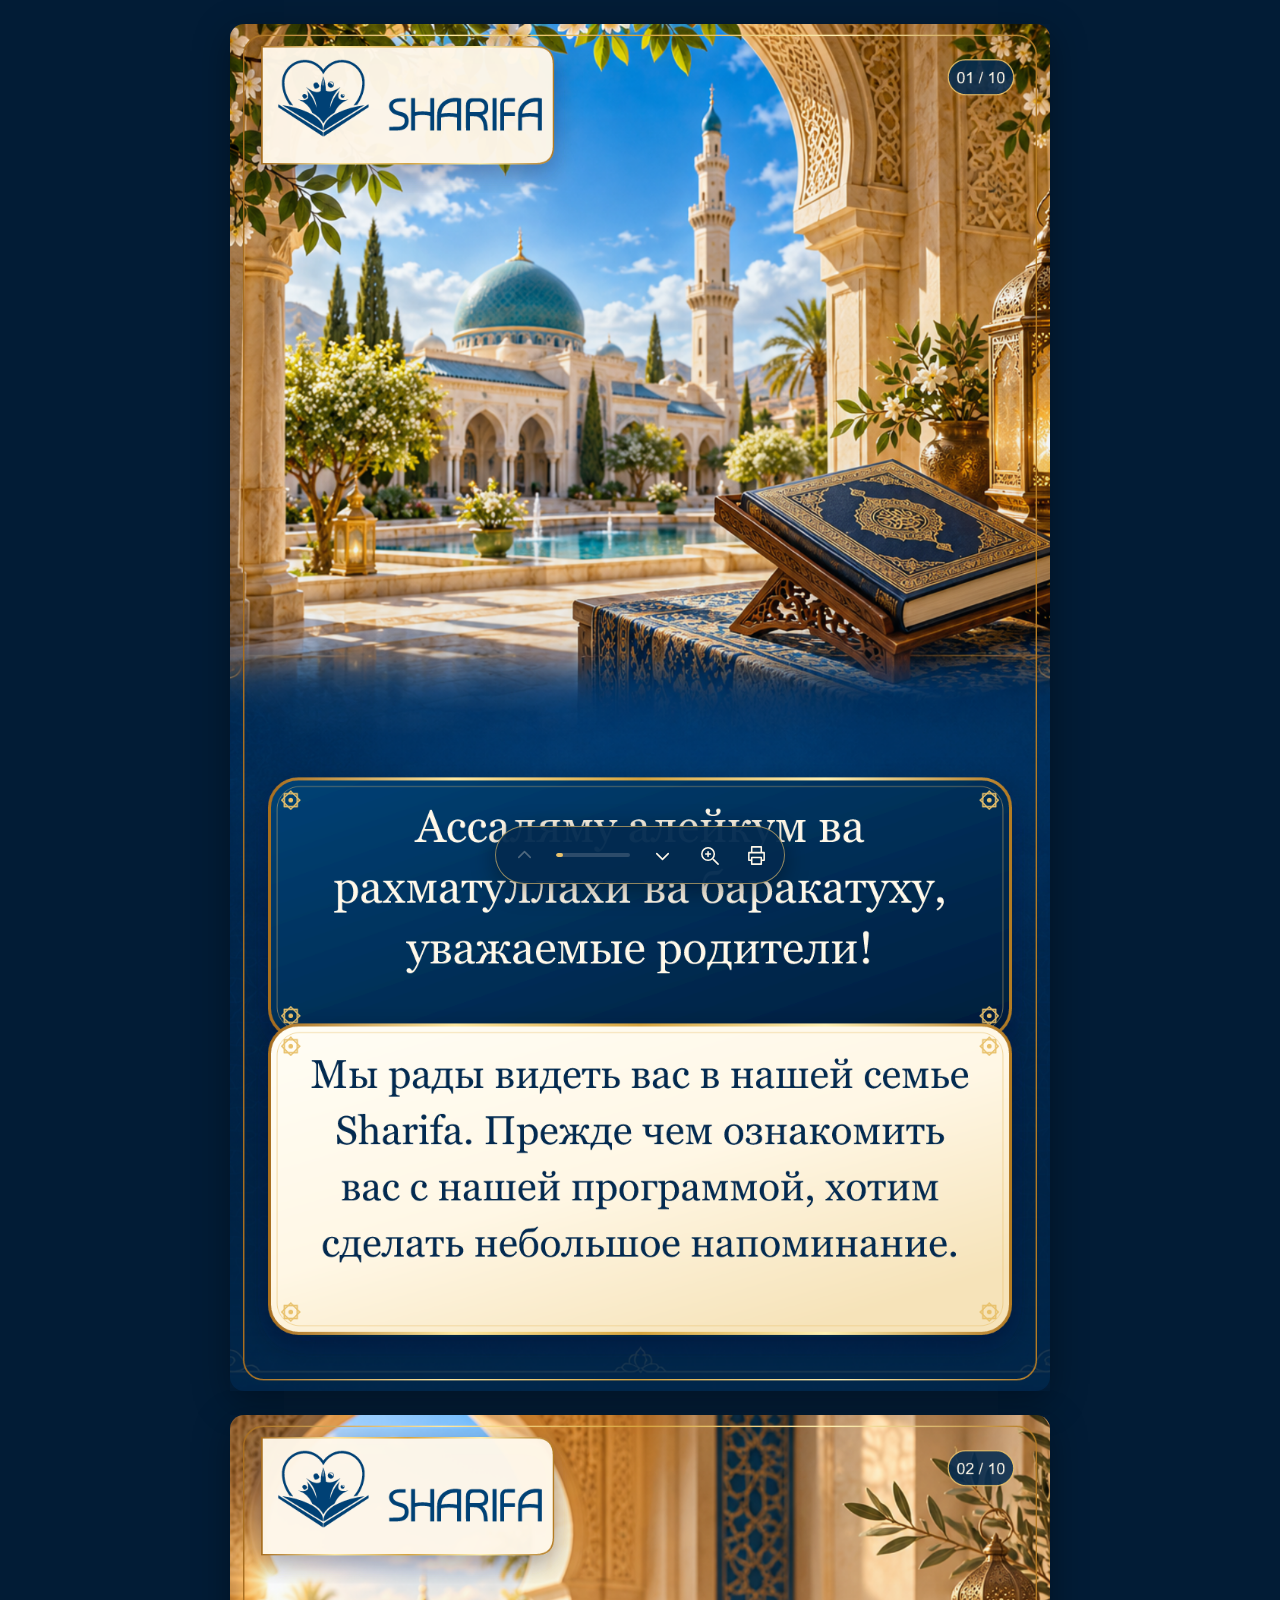
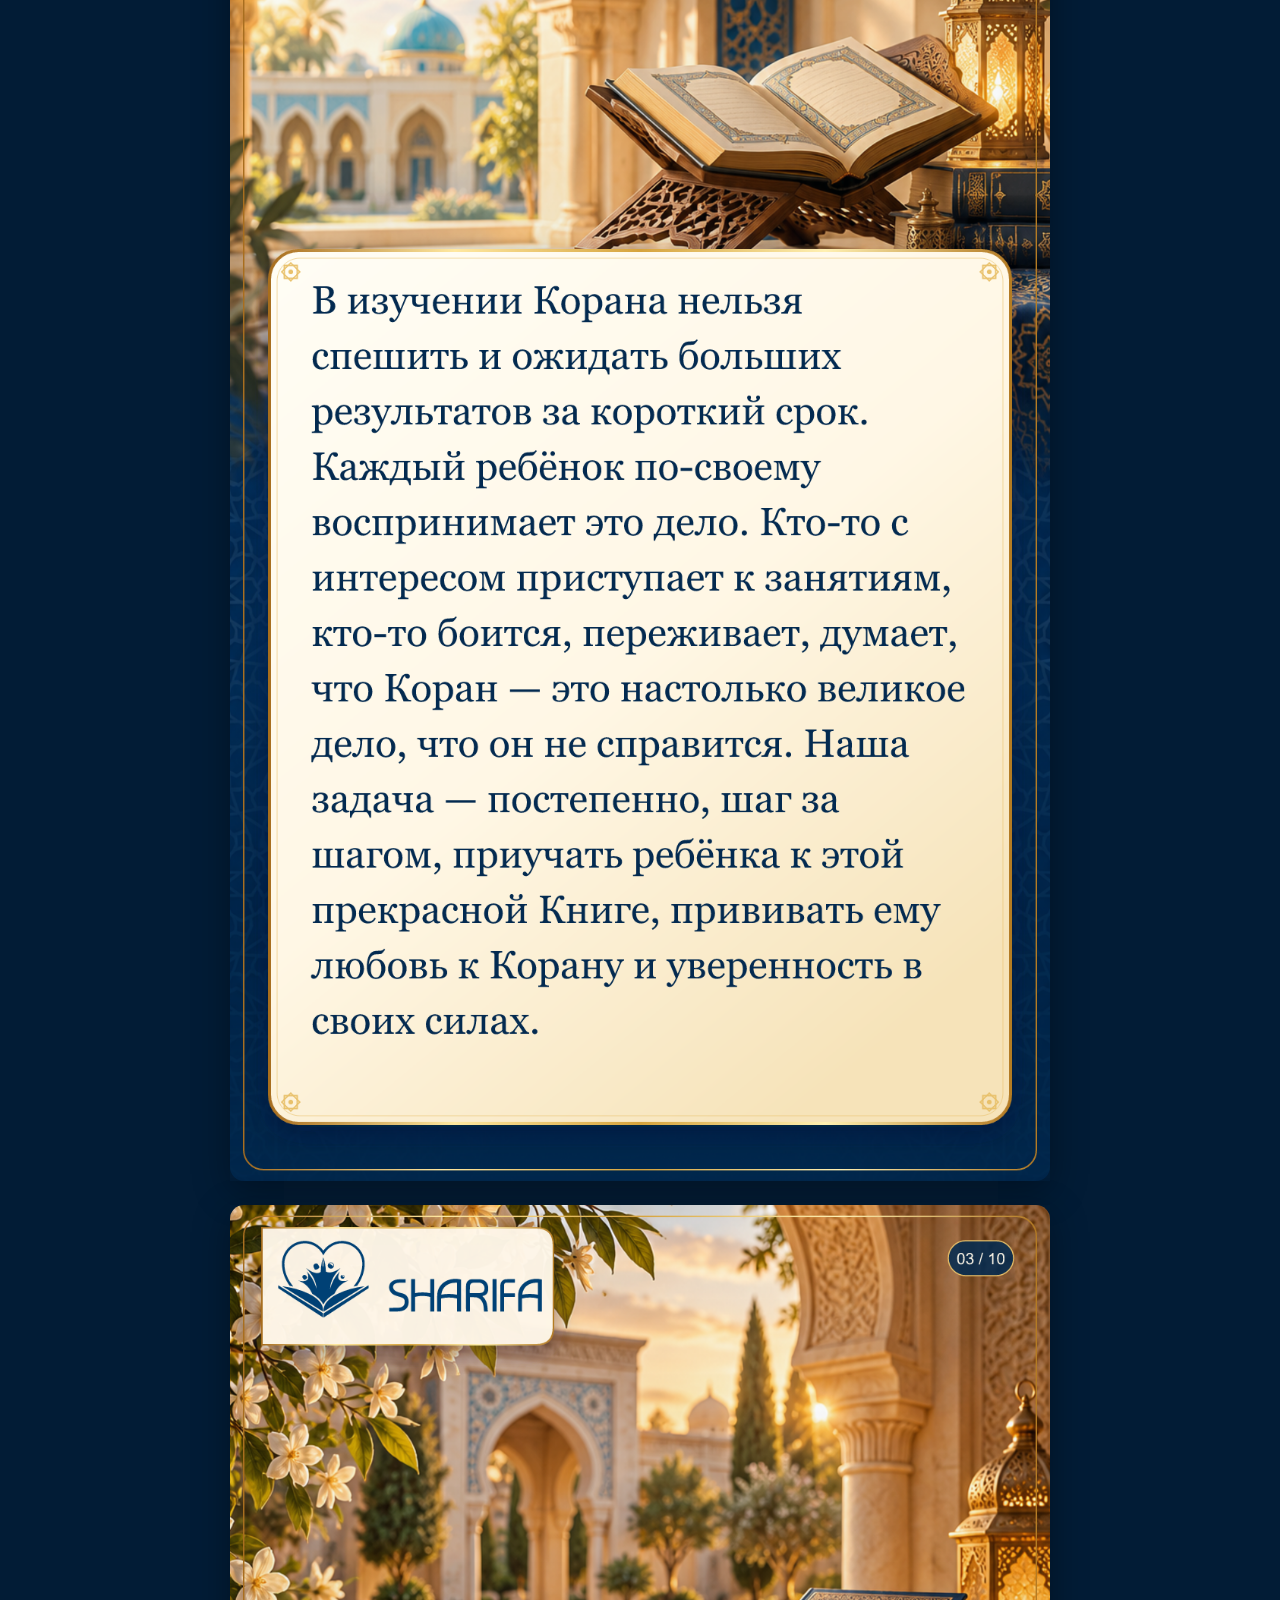
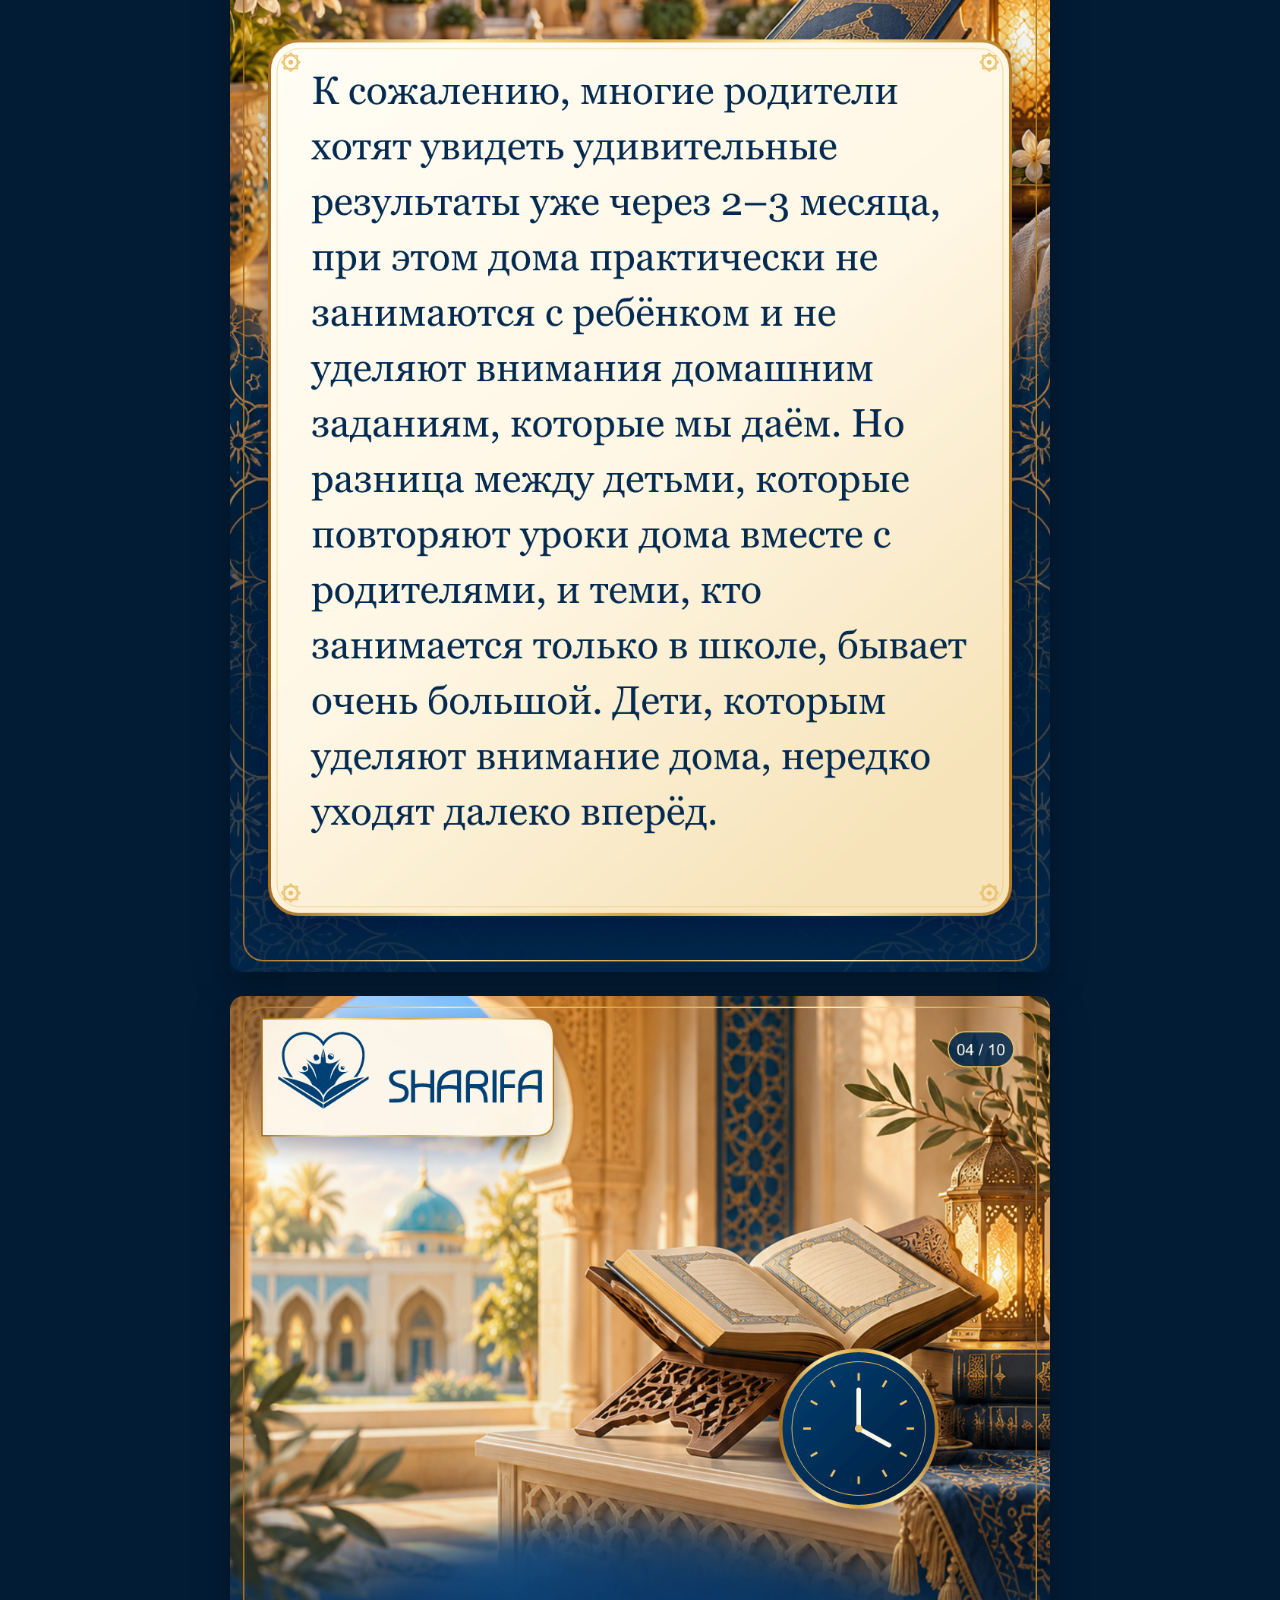
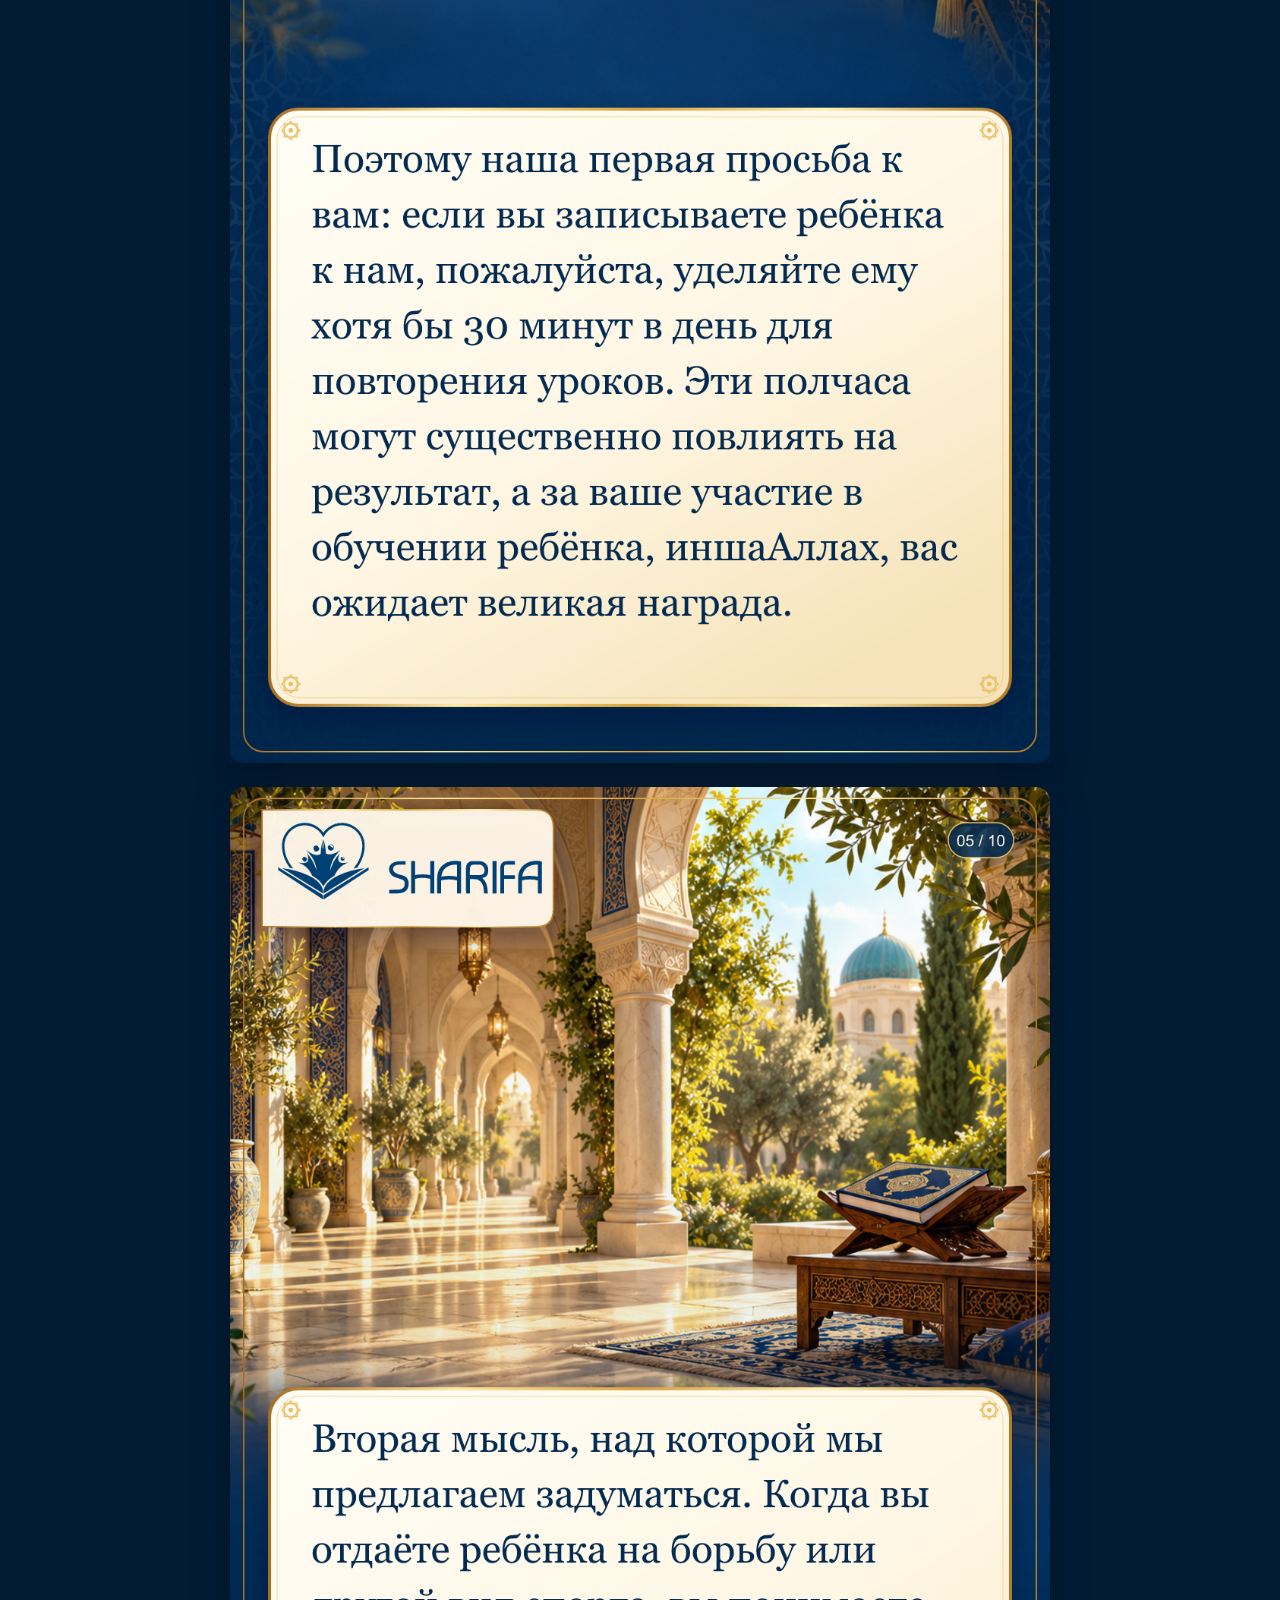
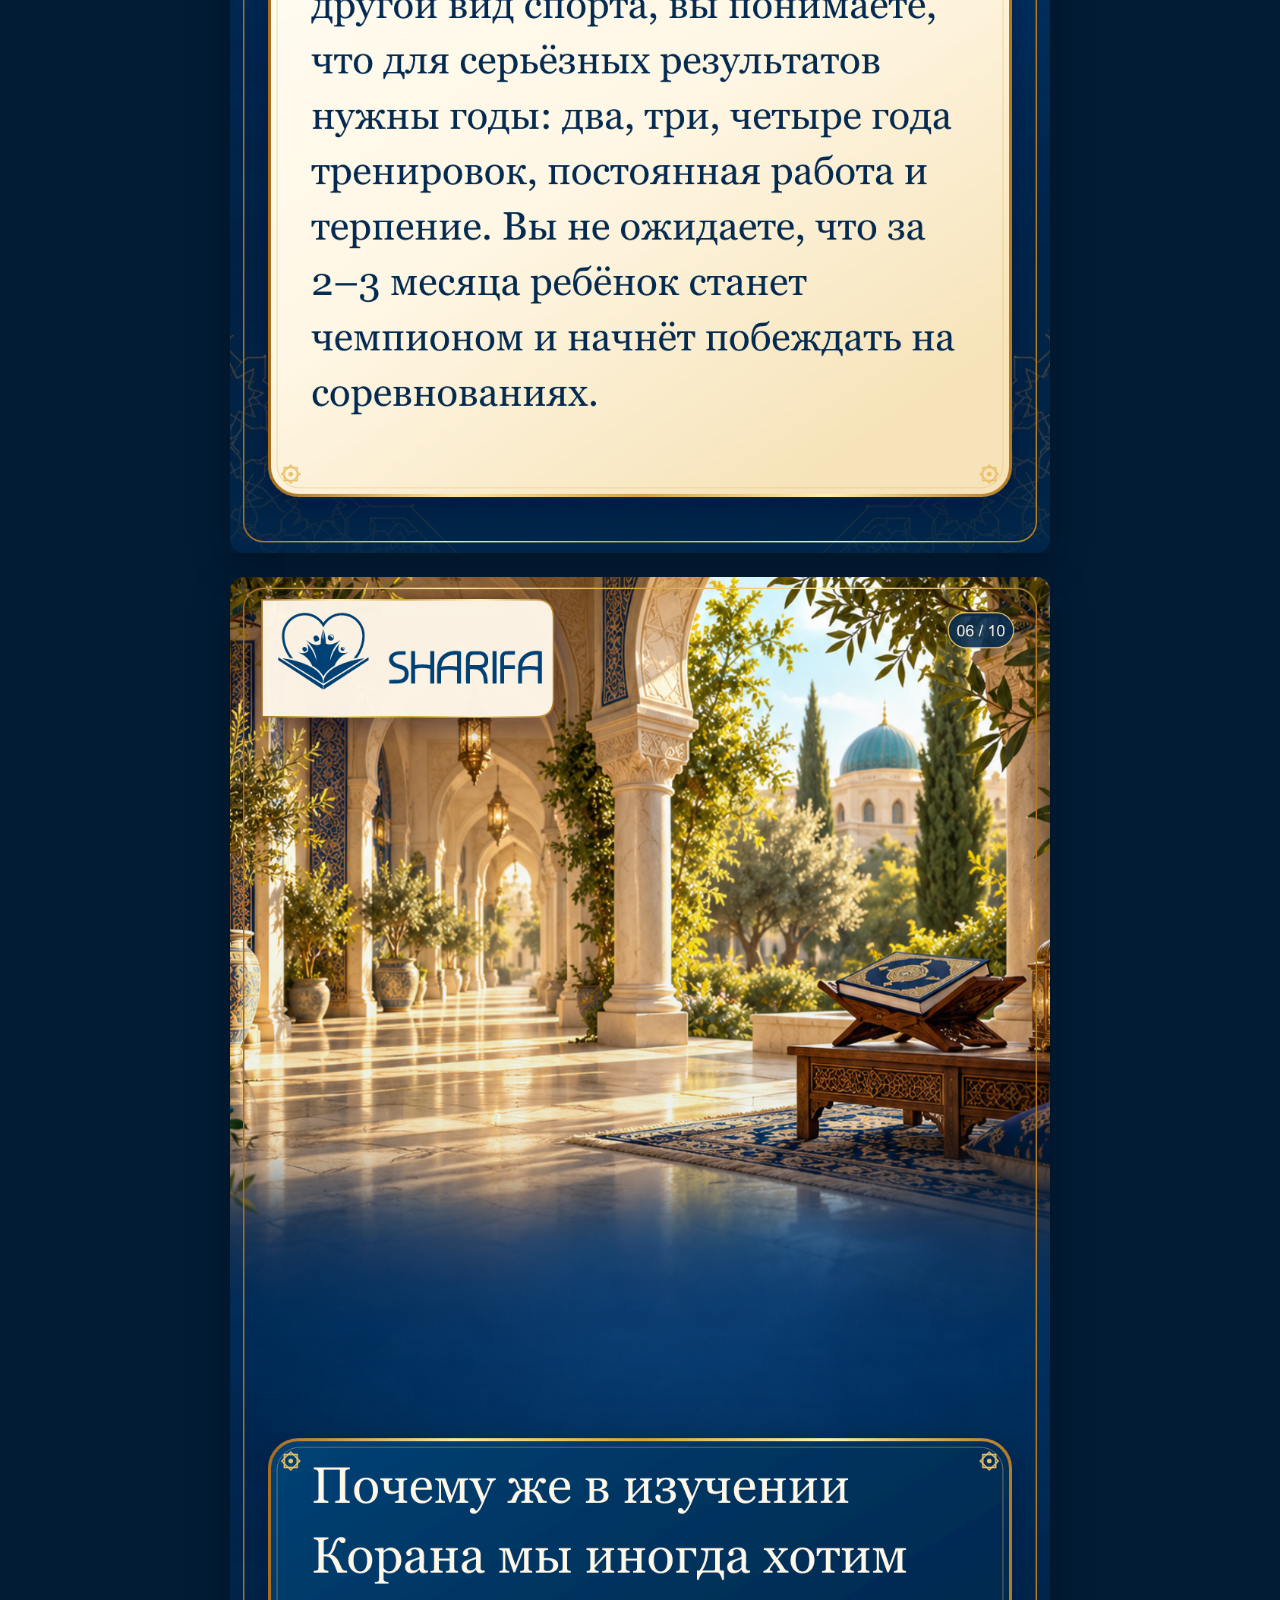
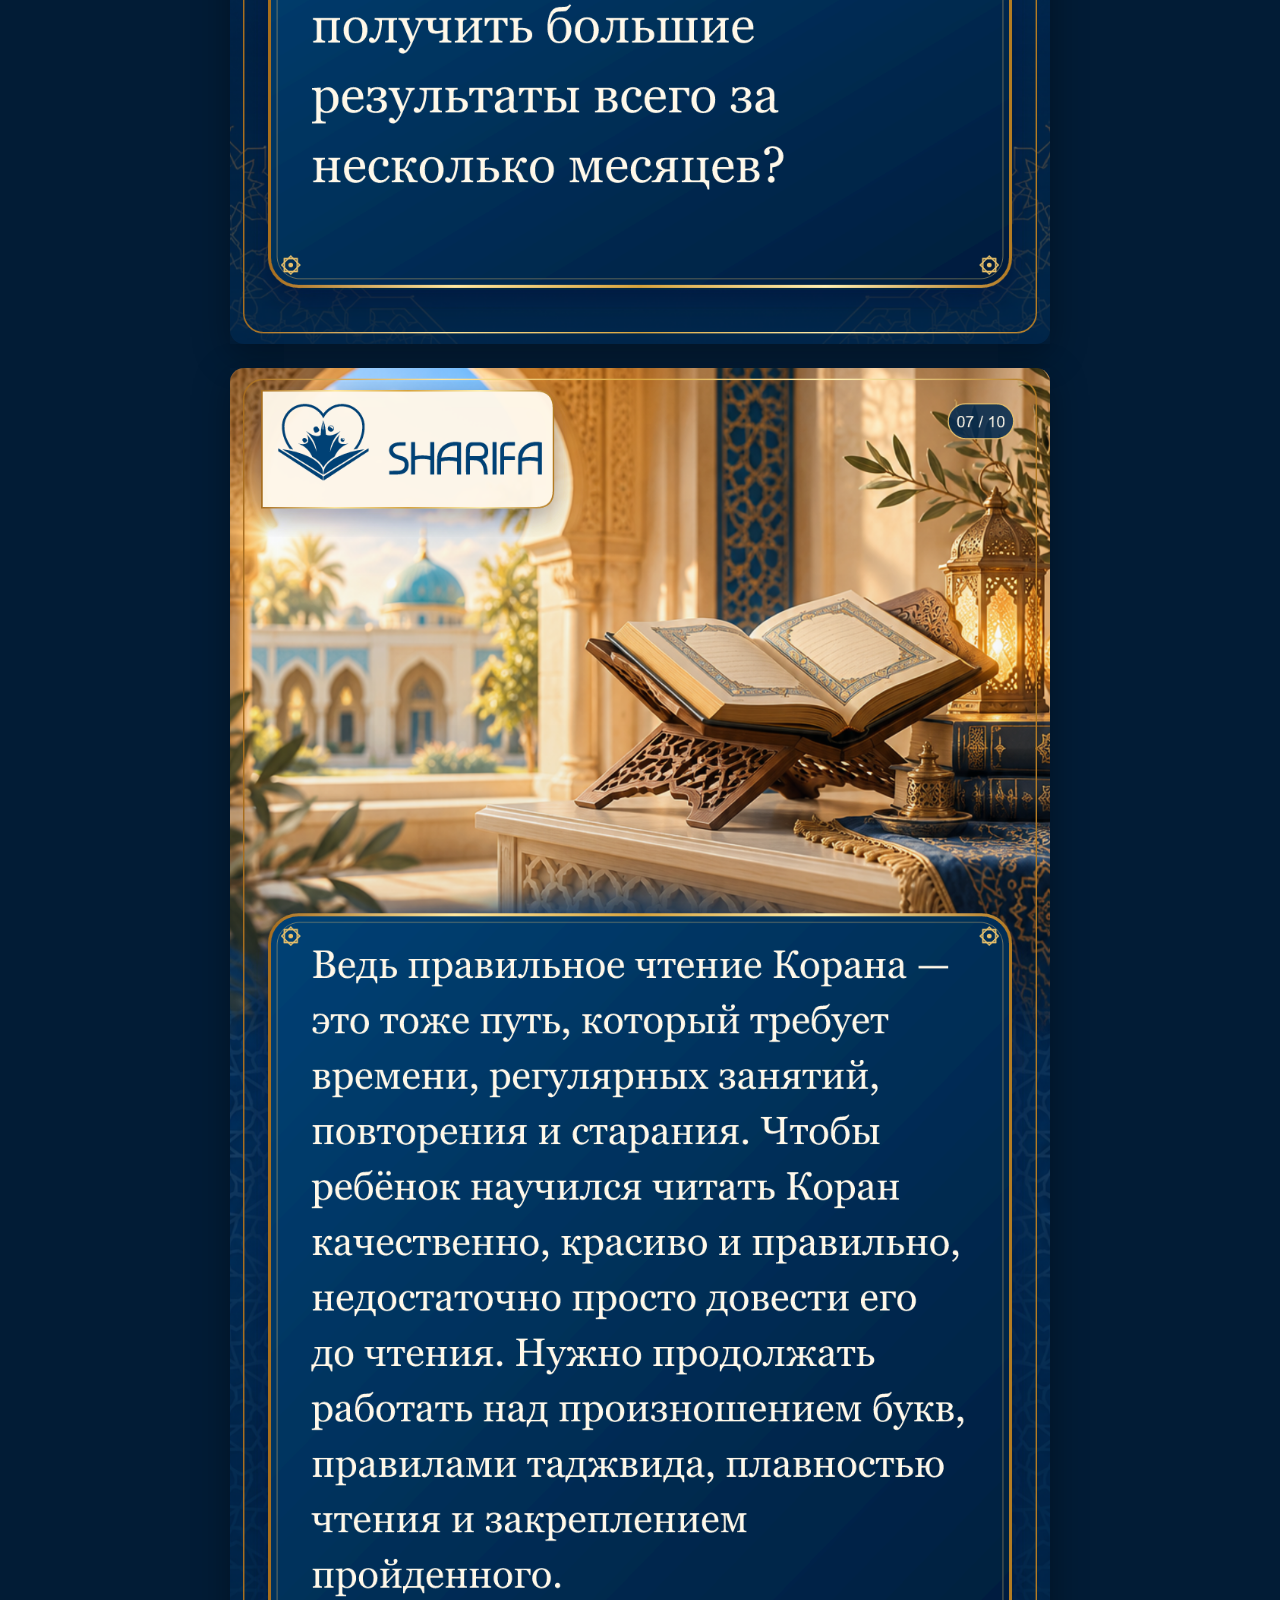
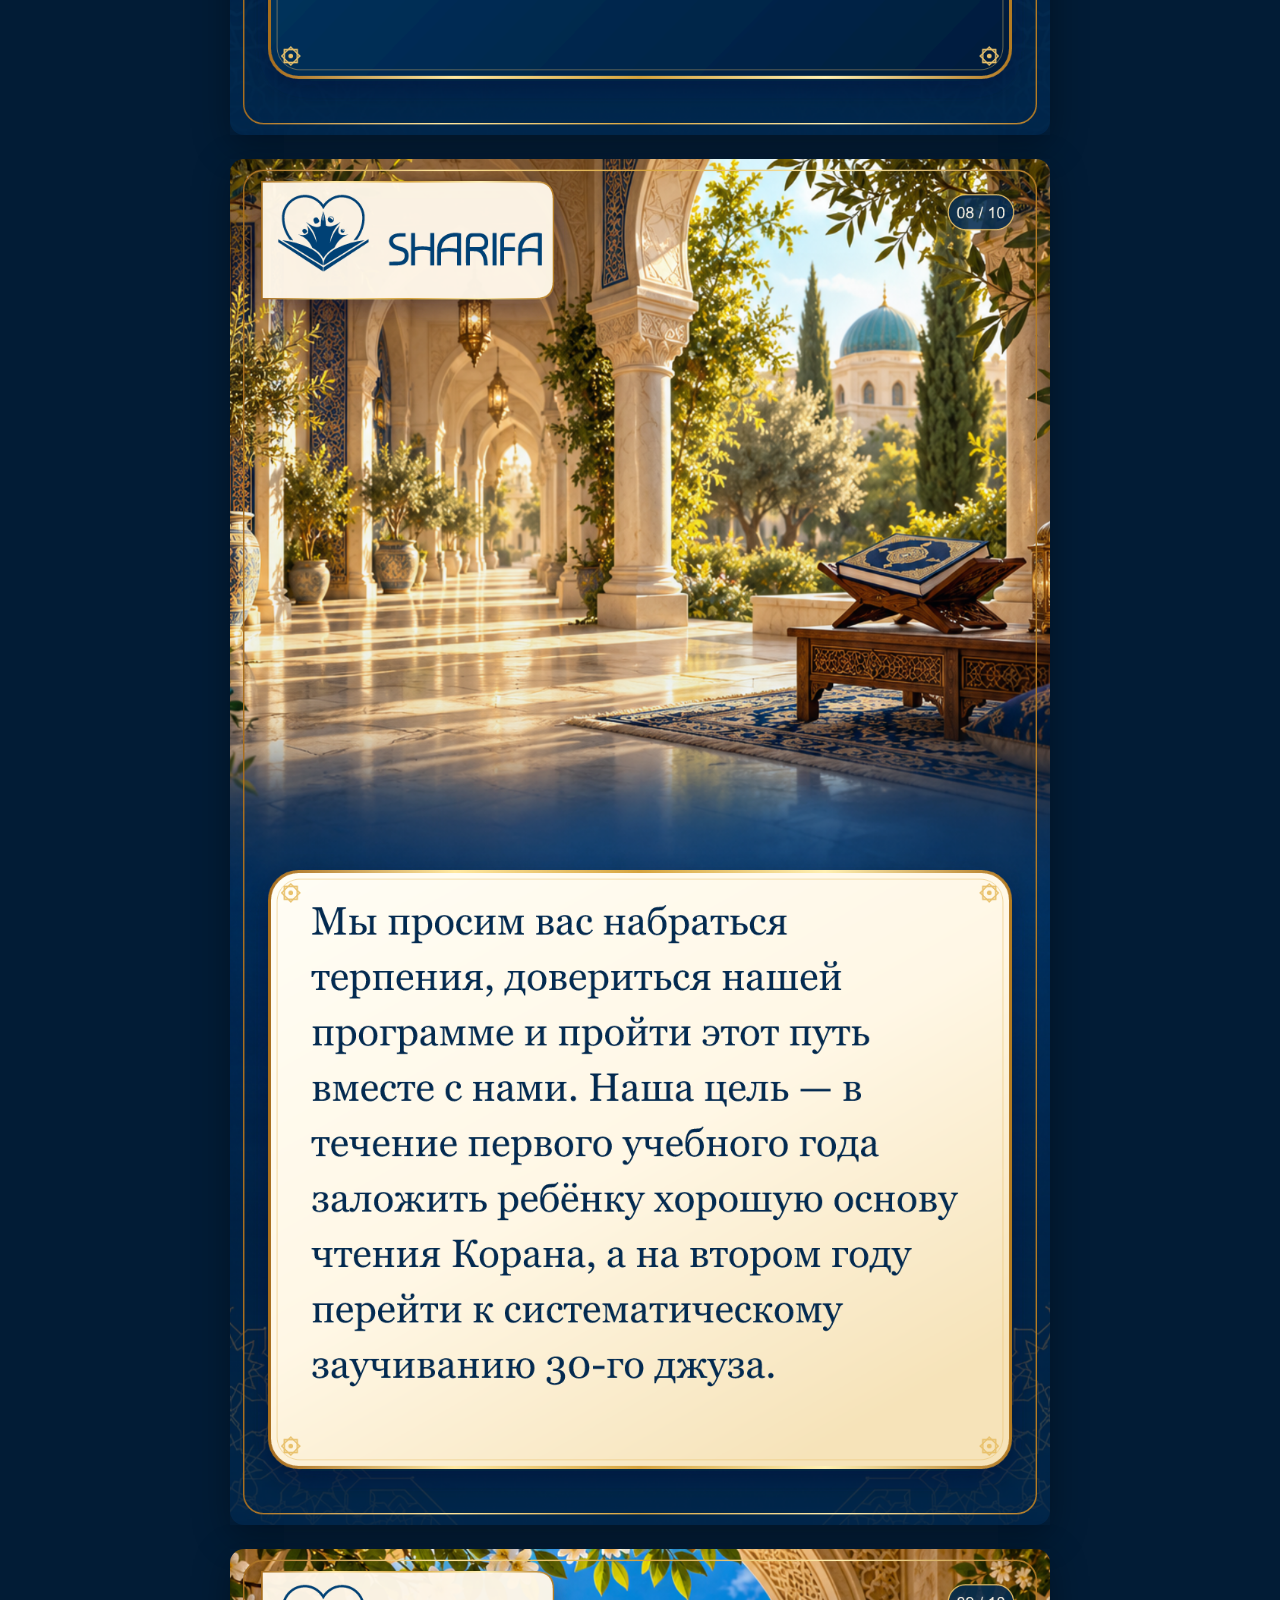
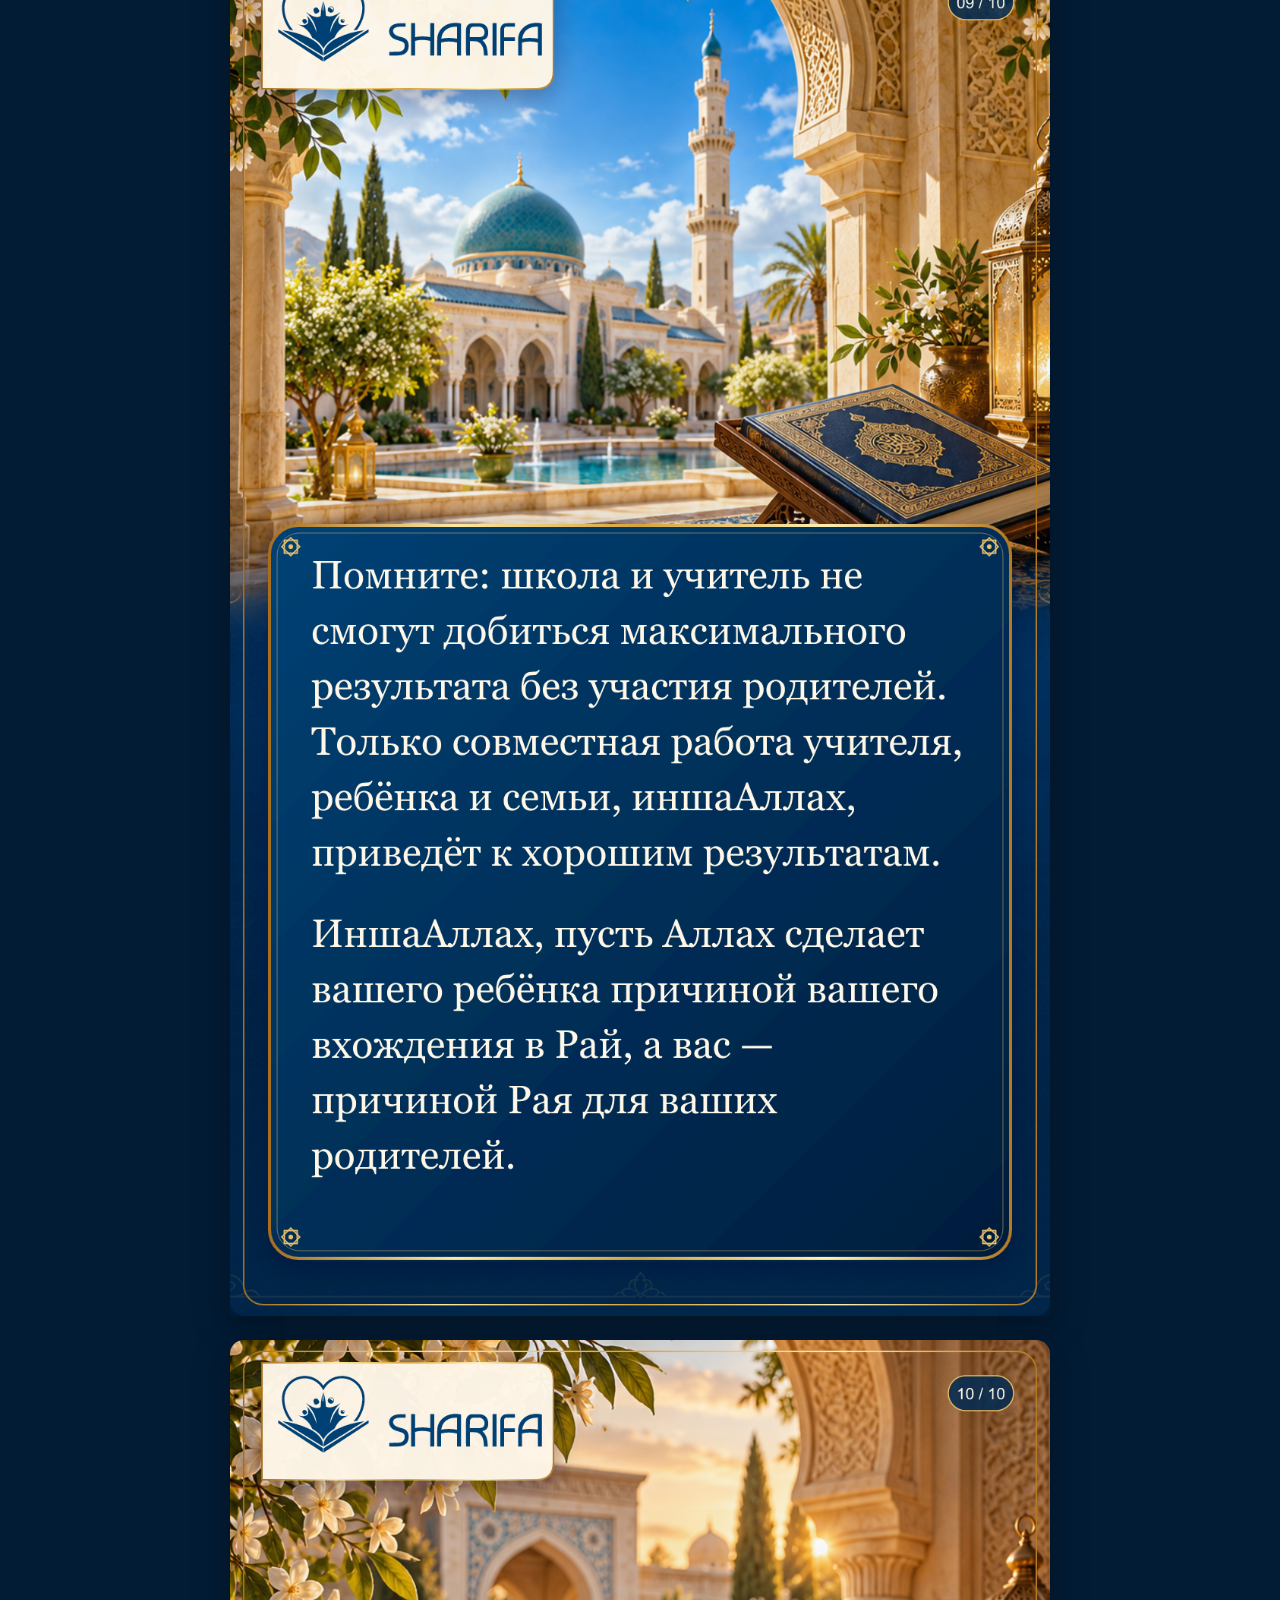
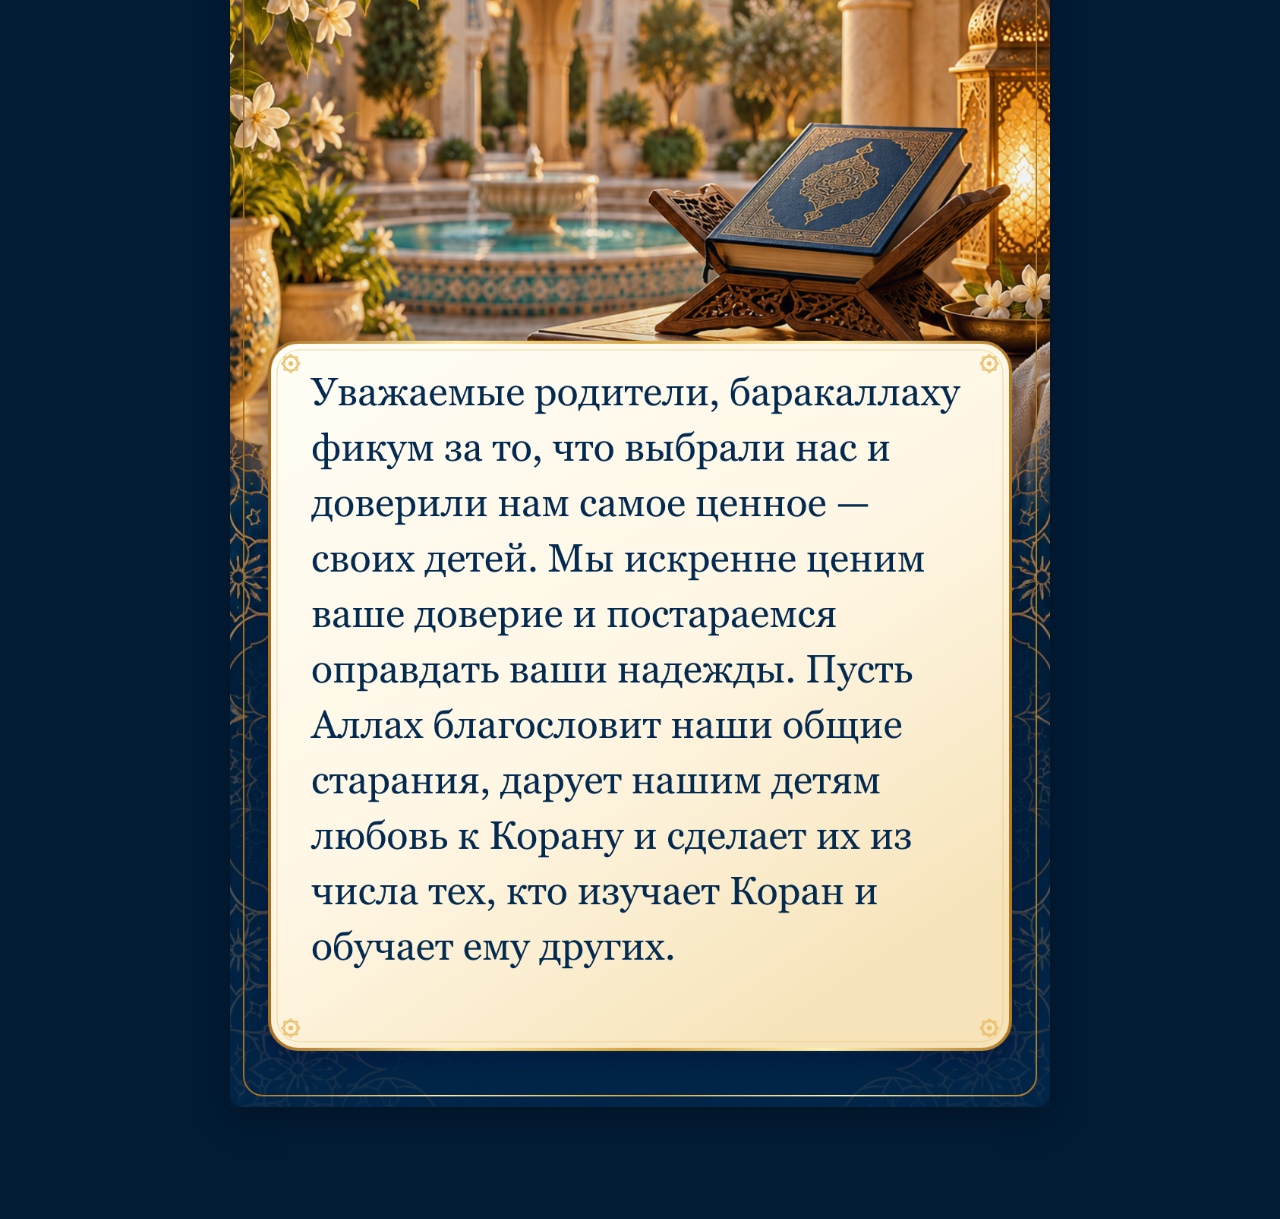
<file: index.html>
<!doctype html><html lang="ru"><head><meta charset="utf-8"><meta name="viewport" content="width=device-width,initial-scale=1"><meta name="theme-color" content="#032A50"><meta name="description" content="Обращение Sharifa к родителям — о терпении, поддержке семьи и любви к Корану."><title>Sharifa — обращение к родителям</title><link rel="stylesheet" href="styles.css"><script src="app.js" defer></script></head><body><h1 class="sr-only">Sharifa — обращение к родителям</h1><main><figure id="welcome" class="poster"><a class="poster-link" href="assets/posters/01-welcome.webp" data-index="0" aria-label="Увеличить изображение 1"><img src="assets/posters/01-welcome.webp" width="1080" height="1800" alt="Ассаляму алейкум ва рахматуллахи ва баракатуху, уважаемые родители!

Мы рады видеть вас в нашей семье Sharifa. Прежде чем ознакомить вас с нашей программой, хотим сделать небольшое напоминание." fetchpriority="high"></a></figure>
<figure id="own-pace" class="poster"><a class="poster-link" href="assets/posters/02-own-pace.webp" data-index="1" aria-label="Увеличить изображение 2"><img src="assets/posters/02-own-pace.webp" width="1080" height="1800" alt="В изучении Корана нельзя спешить и ожидать больших результатов за короткий срок. Каждый ребёнок по-своему воспринимает это дело. Кто-то с интересом приступает к занятиям, кто-то боится, переживает, думает, что Коран — это настолько великое дело, что он не справится. Наша задача — постепенно, шаг за шагом, приучать ребёнка к этой прекрасной Книге, прививать ему любовь к Корану и уверенность в своих силах." loading="lazy" decoding="async"></a></figure>
<figure id="home-support" class="poster"><a class="poster-link" href="assets/posters/03-home-support.webp" data-index="2" aria-label="Увеличить изображение 3"><img src="assets/posters/03-home-support.webp" width="1080" height="1800" alt="К сожалению, многие родители хотят увидеть удивительные результаты уже через 2–3 месяца, при этом дома практически не занимаются с ребёнком и не уделяют внимания домашним заданиям, которые мы даём. Но разница между детьми, которые повторяют уроки дома вместе с родителями, и теми, кто занимается только в школе, бывает очень большой. Дети, которым уделяют внимание дома, нередко уходят далеко вперёд." loading="lazy" decoding="async"></a></figure>
<figure id="thirty-minutes" class="poster"><a class="poster-link" href="assets/posters/04-thirty-minutes.webp" data-index="3" aria-label="Увеличить изображение 4"><img src="assets/posters/04-thirty-minutes.webp" width="1080" height="1800" alt="Поэтому наша первая просьба к вам: если вы записываете ребёнка к нам, пожалуйста, уделяйте ему хотя бы 30 минут в день для повторения уроков. Эти полчаса могут существенно повлиять на результат, а за ваше участие в обучении ребёнка, иншаАллах, вас ожидает великая награда." loading="lazy" decoding="async"></a></figure>
<figure id="patience" class="poster"><a class="poster-link" href="assets/posters/05-patience.webp" data-index="4" aria-label="Увеличить изображение 5"><img src="assets/posters/05-patience.webp" width="1080" height="1800" alt="Вторая мысль, над которой мы предлагаем задуматься. Когда вы отдаёте ребёнка на борьбу или другой вид спорта, вы понимаете, что для серьёзных результатов нужны годы: два, три, четыре года тренировок, постоянная работа и терпение. Вы не ожидаете, что за 2–3 месяца ребёнок станет чемпионом и начнёт побеждать на соревнованиях." loading="lazy" decoding="async"></a></figure>
<figure id="a-question" class="poster"><a class="poster-link" href="assets/posters/06-a-question.webp" data-index="5" aria-label="Увеличить изображение 6"><img src="assets/posters/06-a-question.webp" width="1080" height="1800" alt="Почему же в изучении Корана мы иногда хотим получить большие результаты всего за несколько месяцев?" loading="lazy" decoding="async"></a></figure>
<figure id="beautiful-reading" class="poster"><a class="poster-link" href="assets/posters/07-beautiful-reading.webp" data-index="6" aria-label="Увеличить изображение 7"><img src="assets/posters/07-beautiful-reading.webp" width="1080" height="1800" alt="Ведь правильное чтение Корана — это тоже путь, который требует времени, регулярных занятий, повторения и старания. Чтобы ребёнок научился читать Коран качественно, красиво и правильно, недостаточно просто довести его до чтения. Нужно продолжать работать над произношением букв, правилами таджвида, плавностью чтения и закреплением пройденного." loading="lazy" decoding="async"></a></figure>
<figure id="step-by-step" class="poster"><a class="poster-link" href="assets/posters/08-step-by-step.webp" data-index="7" aria-label="Увеличить изображение 8"><img src="assets/posters/08-step-by-step.webp" width="1080" height="1800" alt="Мы просим вас набраться терпения, довериться нашей программе и пройти этот путь вместе с нами. Наша цель — в течение первого учебного года заложить ребёнку хорошую основу чтения Корана, а на втором году перейти к систематическому заучиванию 30-го джуза." loading="lazy" decoding="async"></a></figure>
<figure id="together" class="poster"><a class="poster-link" href="assets/posters/09-together.webp" data-index="8" aria-label="Увеличить изображение 9"><img src="assets/posters/09-together.webp" width="1080" height="1800" alt="Помните: школа и учитель не смогут добиться максимального результата без участия родителей. Только совместная работа учителя, ребёнка и семьи, иншаАллах, приведёт к хорошим результатам.

ИншаАллах, пусть Аллах сделает вашего ребёнка причиной вашего вхождения в Рай, а вас — причиной Рая для ваших родителей." loading="lazy" decoding="async"></a></figure>
<figure id="gratitude" class="poster"><a class="poster-link" href="assets/posters/10-gratitude.webp" data-index="9" aria-label="Увеличить изображение 10"><img src="assets/posters/10-gratitude.webp" width="1080" height="1800" alt="Уважаемые родители, баракаллаху фикум за то, что выбрали нас и доверили нам самое ценное — своих детей. Мы искренне ценим ваше доверие и постараемся оправдать ваши надежды. Пусть Аллах благословит наши общие старания, дарует нашим детям любовь к Корану и сделает их из числа тех, кто изучает Коран и обучает ему других." loading="lazy" decoding="async"></a></figure></main><nav class="viewer-controls" aria-label="Просмотр изображений"><button id="previous" aria-label="Предыдущее изображение" title="Предыдущее изображение"><svg viewBox="0 0 24 24" fill="none" stroke="currentColor" stroke-width="1.6" stroke-linecap="round" stroke-linejoin="round" aria-hidden="true"><path d="m6 14 6-6 6 6"/></svg></button><div class="progress" role="progressbar" aria-label="Ход чтения" aria-valuemin="1" aria-valuemax="10" aria-valuenow="1"><span style="width:10%"></span></div><button id="next" aria-label="Следующее изображение" title="Следующее изображение"><svg viewBox="0 0 24 24" fill="none" stroke="currentColor" stroke-width="1.6" stroke-linecap="round" stroke-linejoin="round" aria-hidden="true"><path d="m6 10 6 6 6-6"/></svg></button><button id="zoom" aria-label="Увеличить изображение" title="Увеличить изображение"><svg viewBox="0 0 24 24" fill="none" stroke="currentColor" stroke-width="1.6" stroke-linecap="round" stroke-linejoin="round" aria-hidden="true"><circle cx="10.5" cy="10.5" r="6.5"/><path d="m16 16 5 5M8 10.5h5m-2.5-2.5v5"/></svg></button><button id="print" aria-label="Сохранить в PDF" title="Сохранить в PDF"><svg viewBox="0 0 24 24" fill="none" stroke="currentColor" stroke-width="1.6" stroke-linecap="round" stroke-linejoin="round" aria-hidden="true"><path d="M7 8V3h10v5M7 17H4V9h16v8h-3M7 14h10v7H7z"/></svg></button></nav><dialog id="lightbox" aria-label="Увеличенное изображение"><div class="lightbox-toolbar"><button id="close" aria-label="Закрыть увеличение" title="Закрыть увеличение"><svg viewBox="0 0 24 24" fill="none" stroke="currentColor" stroke-width="1.6" stroke-linecap="round" stroke-linejoin="round" aria-hidden="true"><path d="m6 6 12 12M6 18 18 6"/></svg></button></div><img id="zoom-image" alt=""></dialog></body></html>
</file>
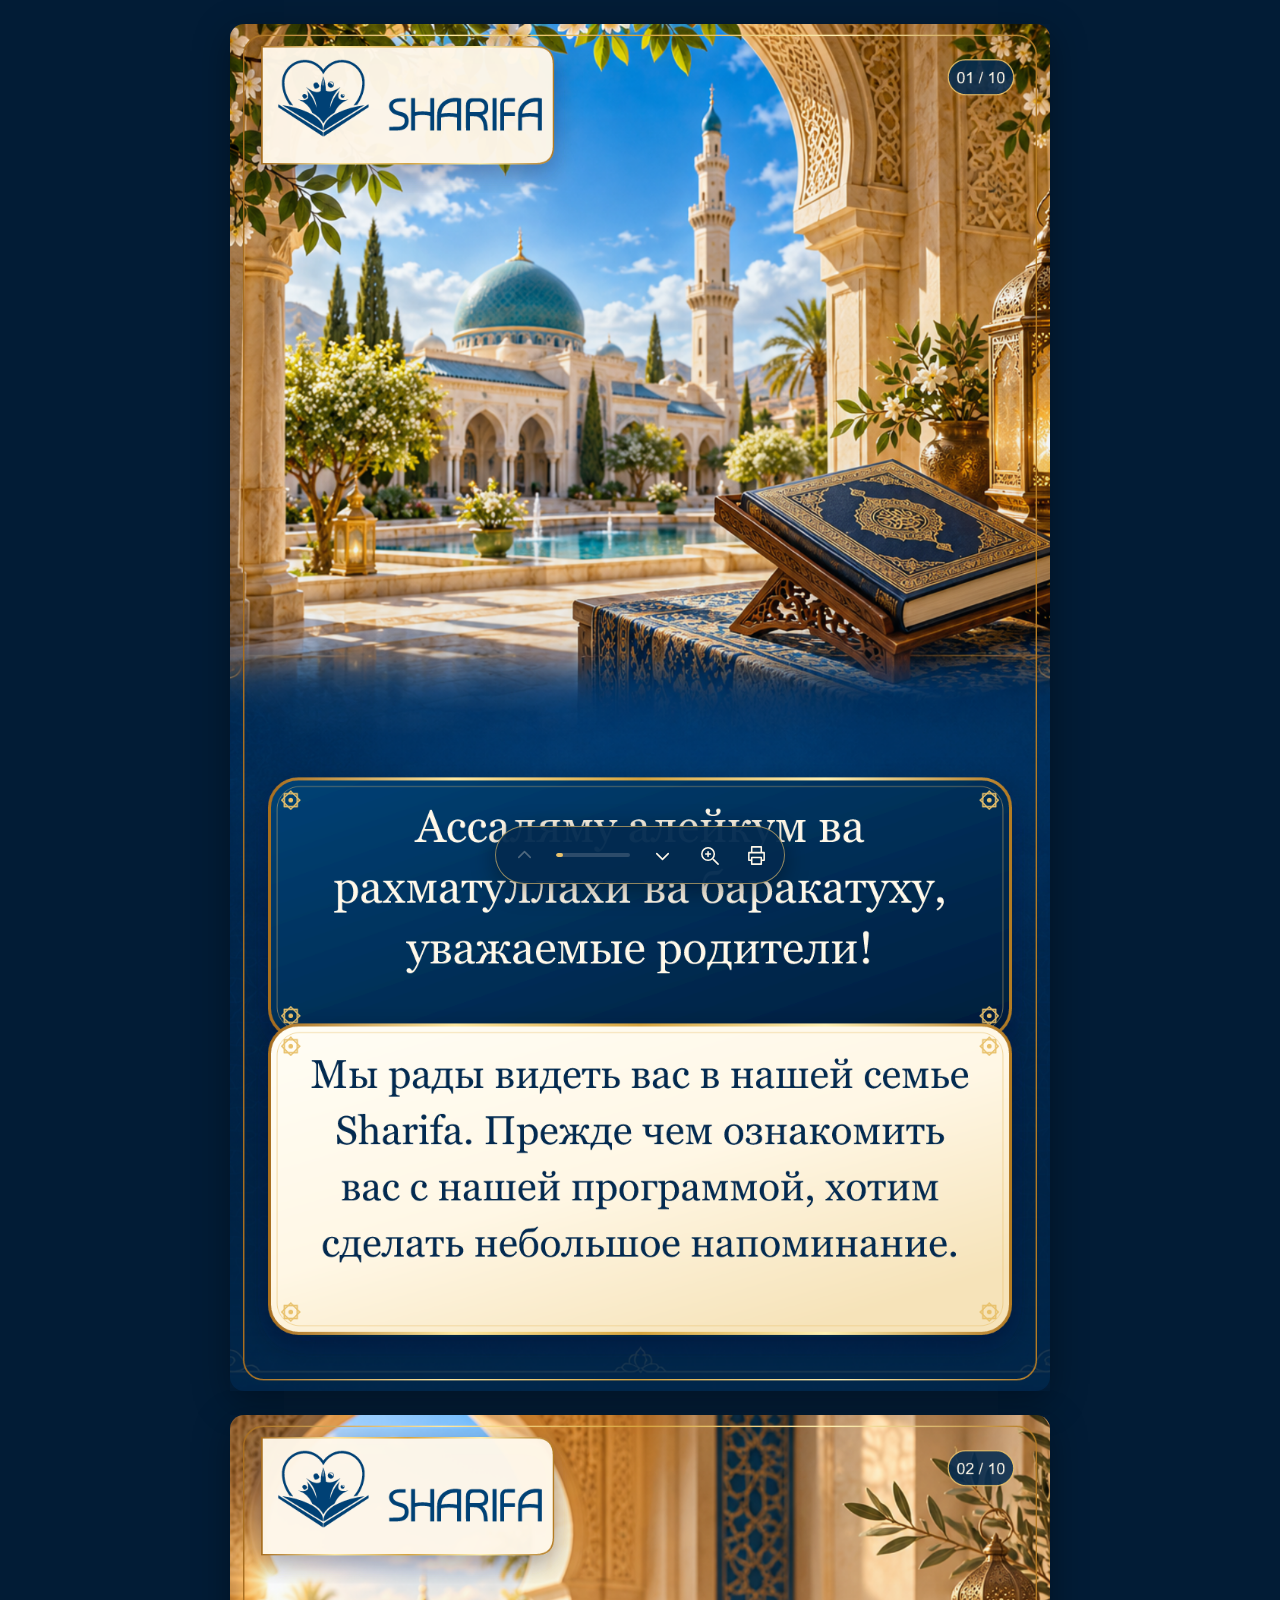
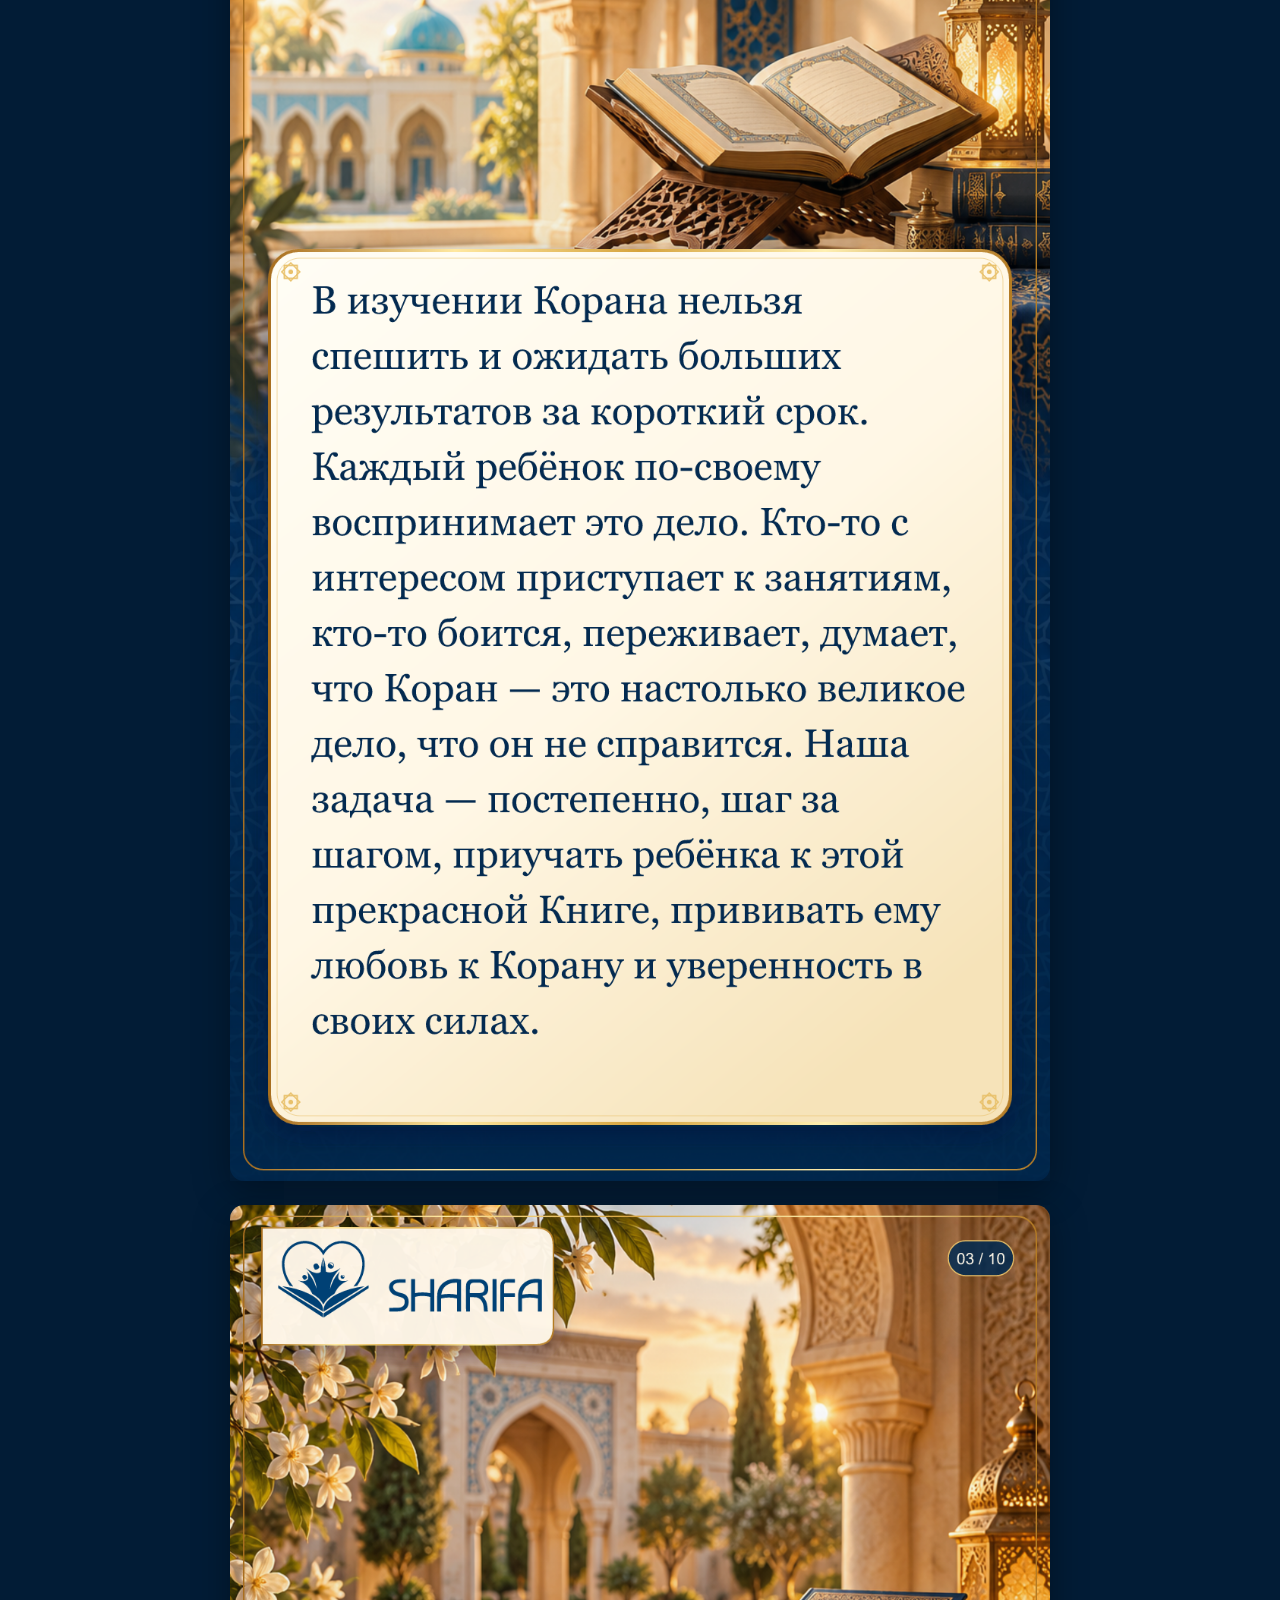
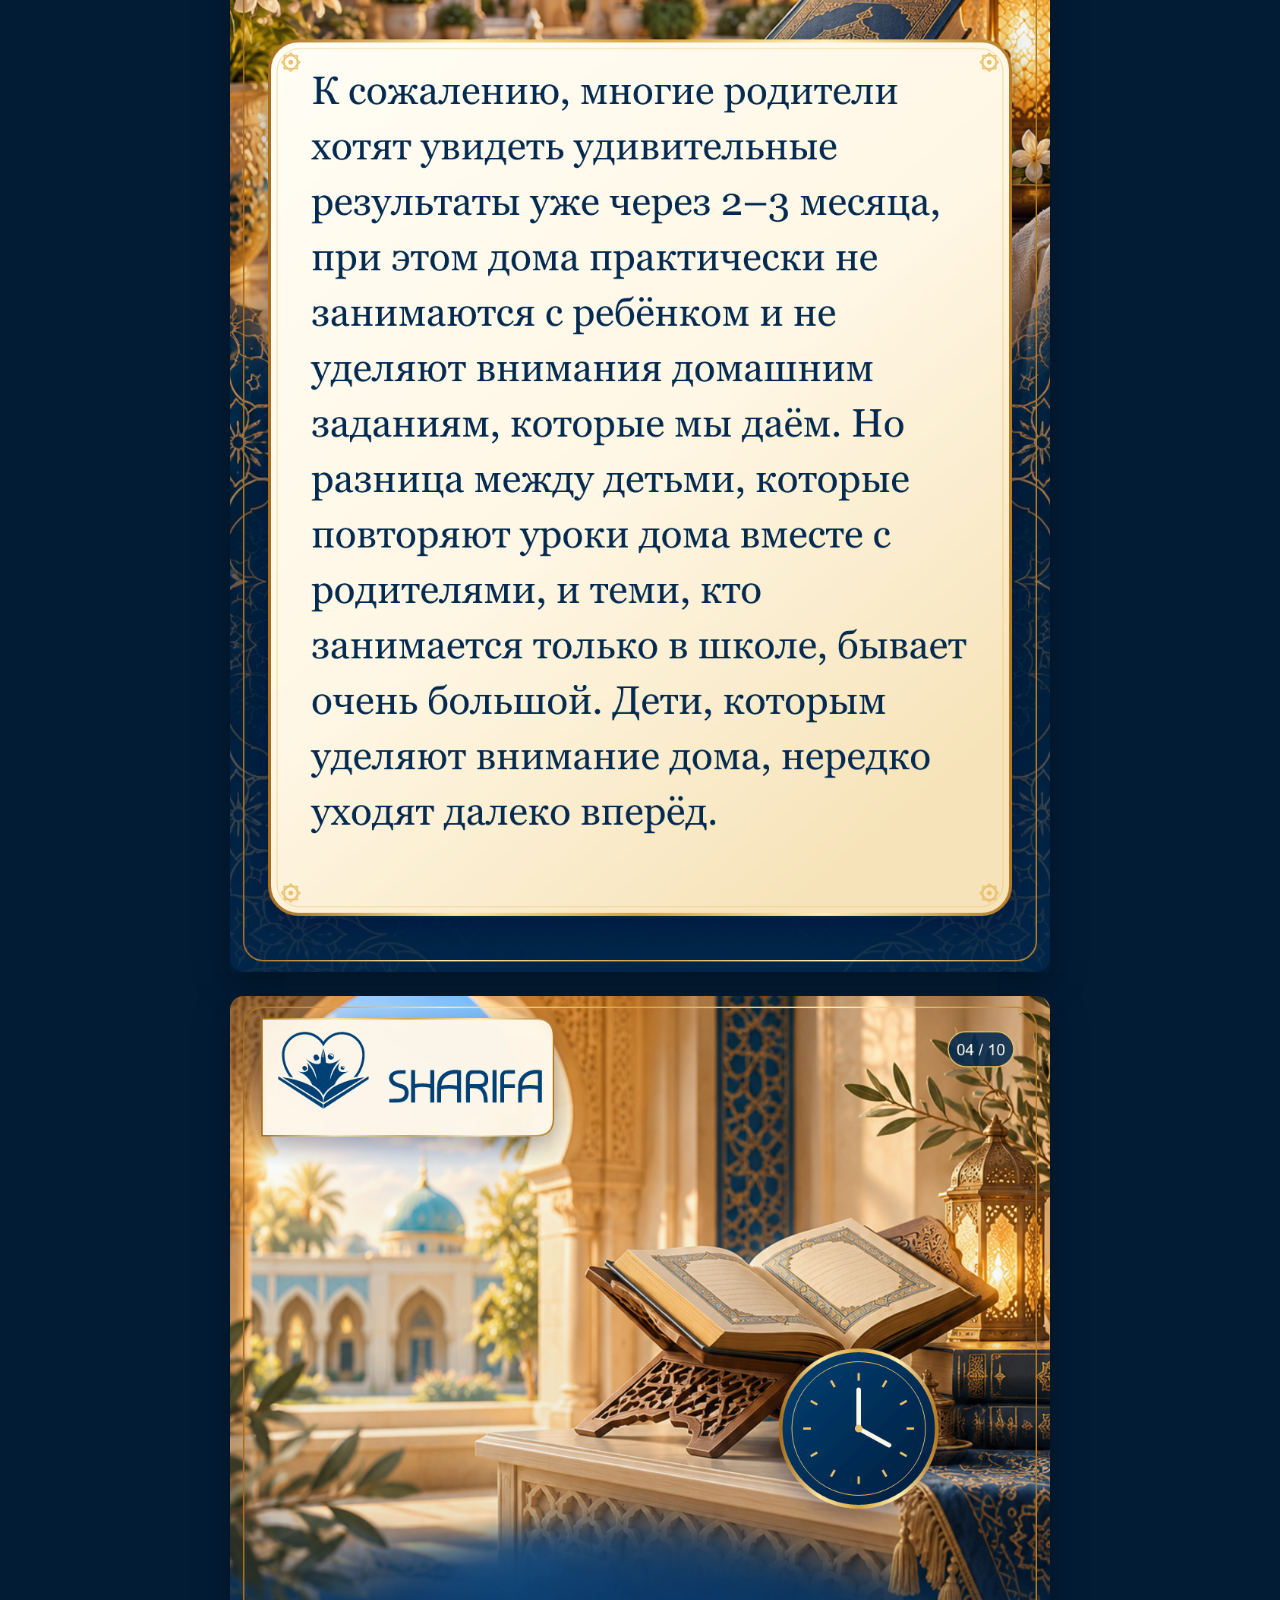
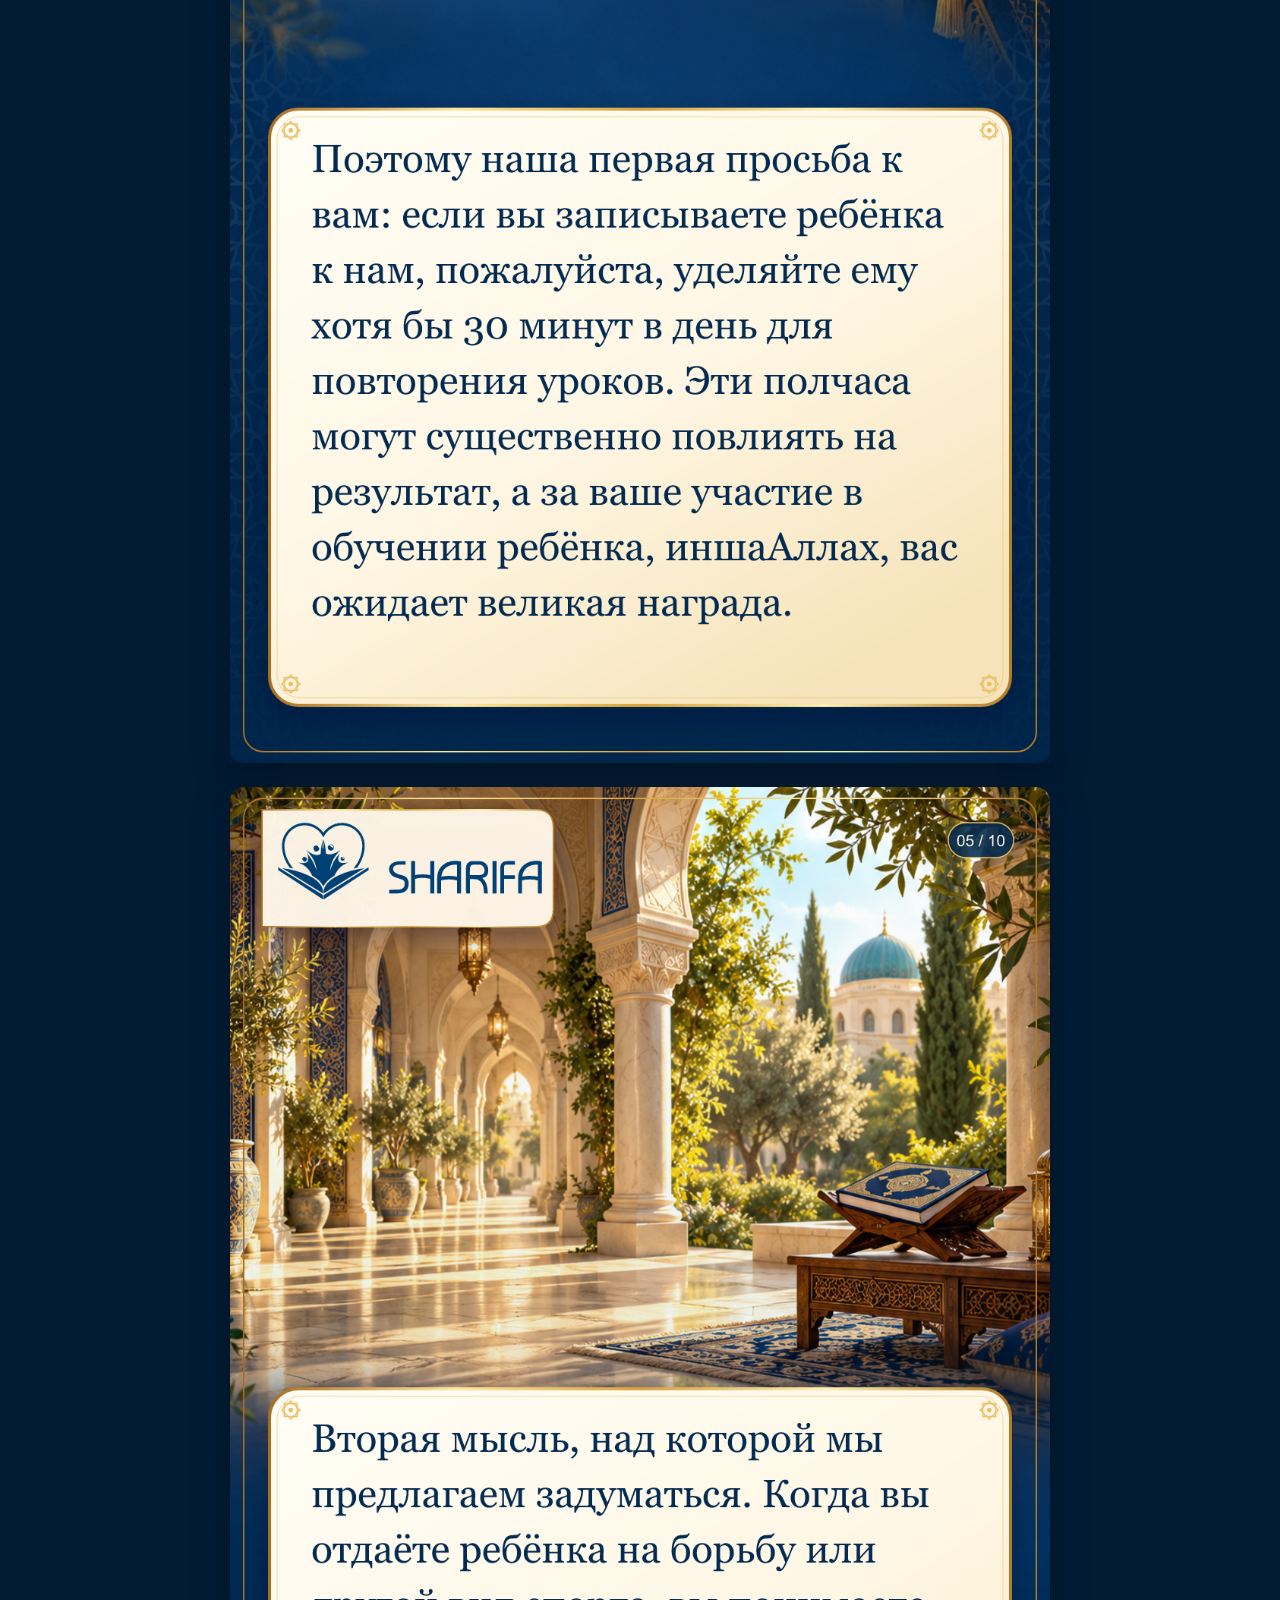
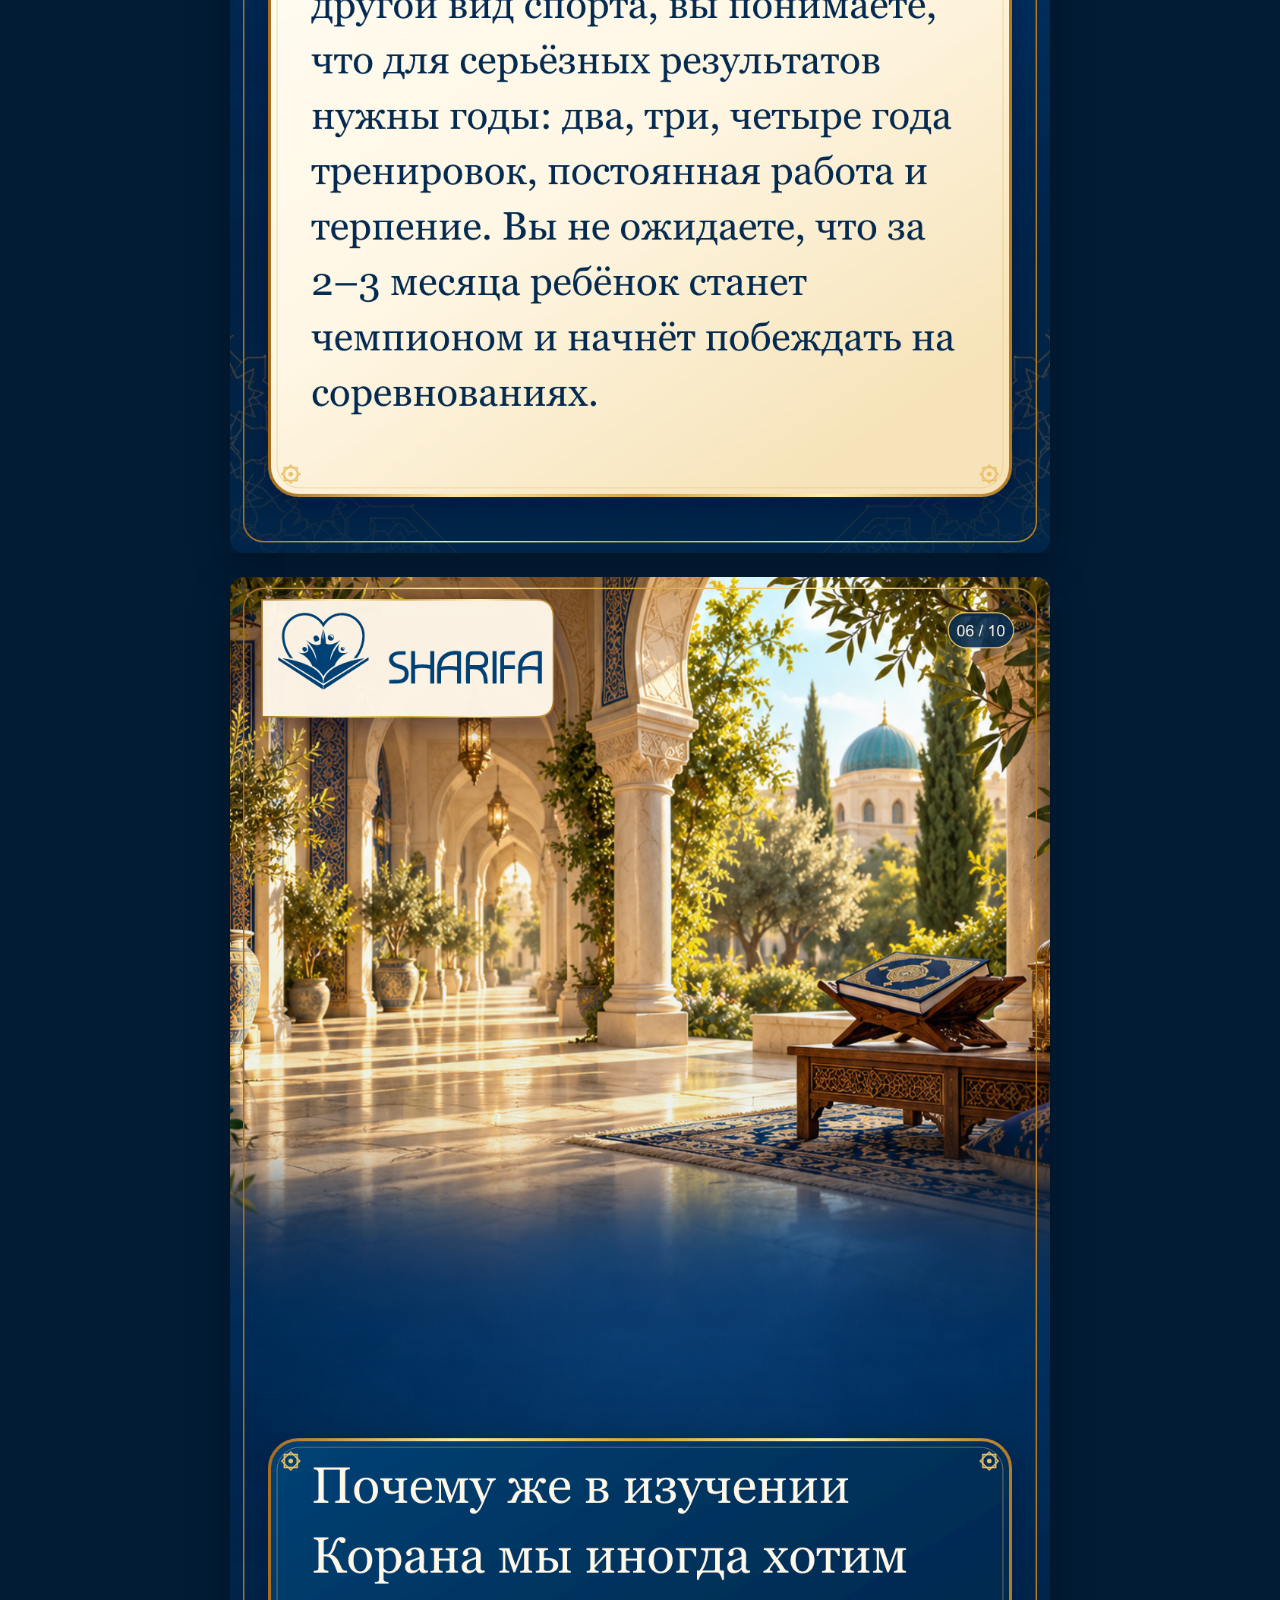
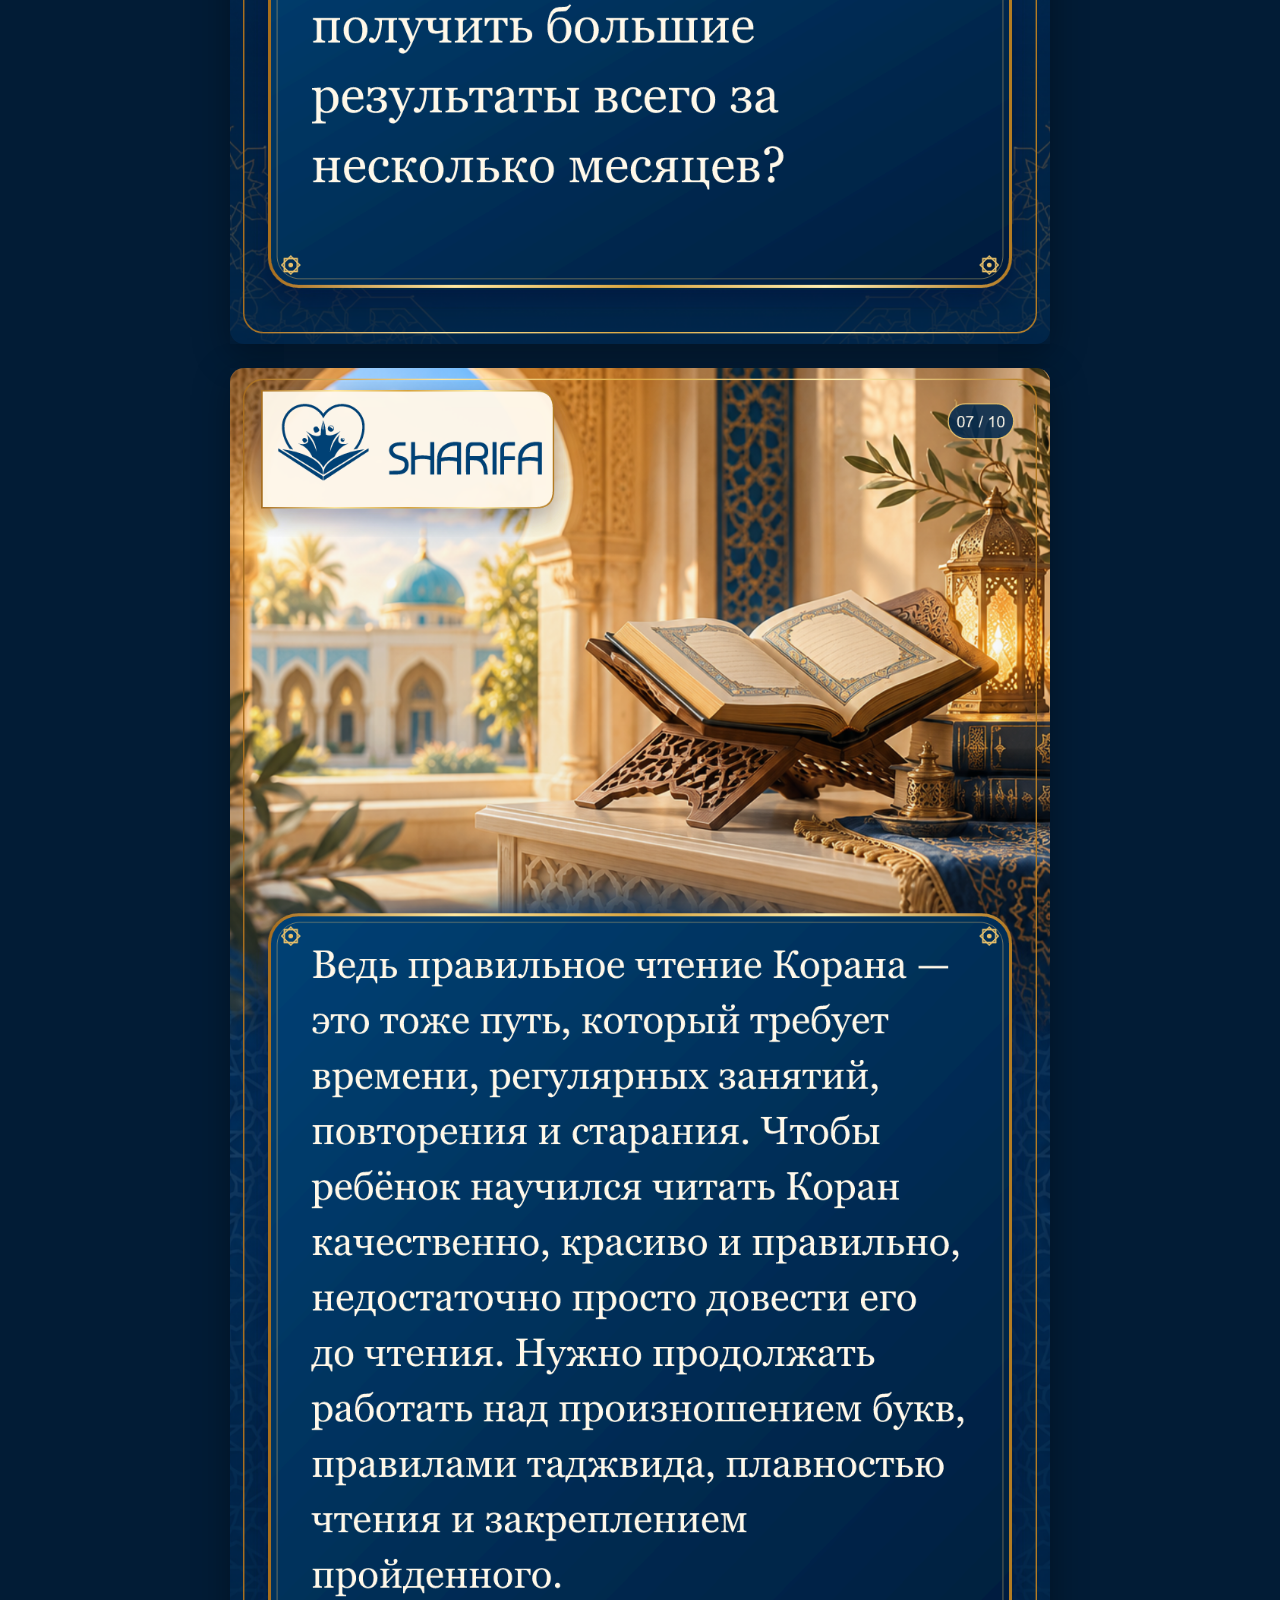
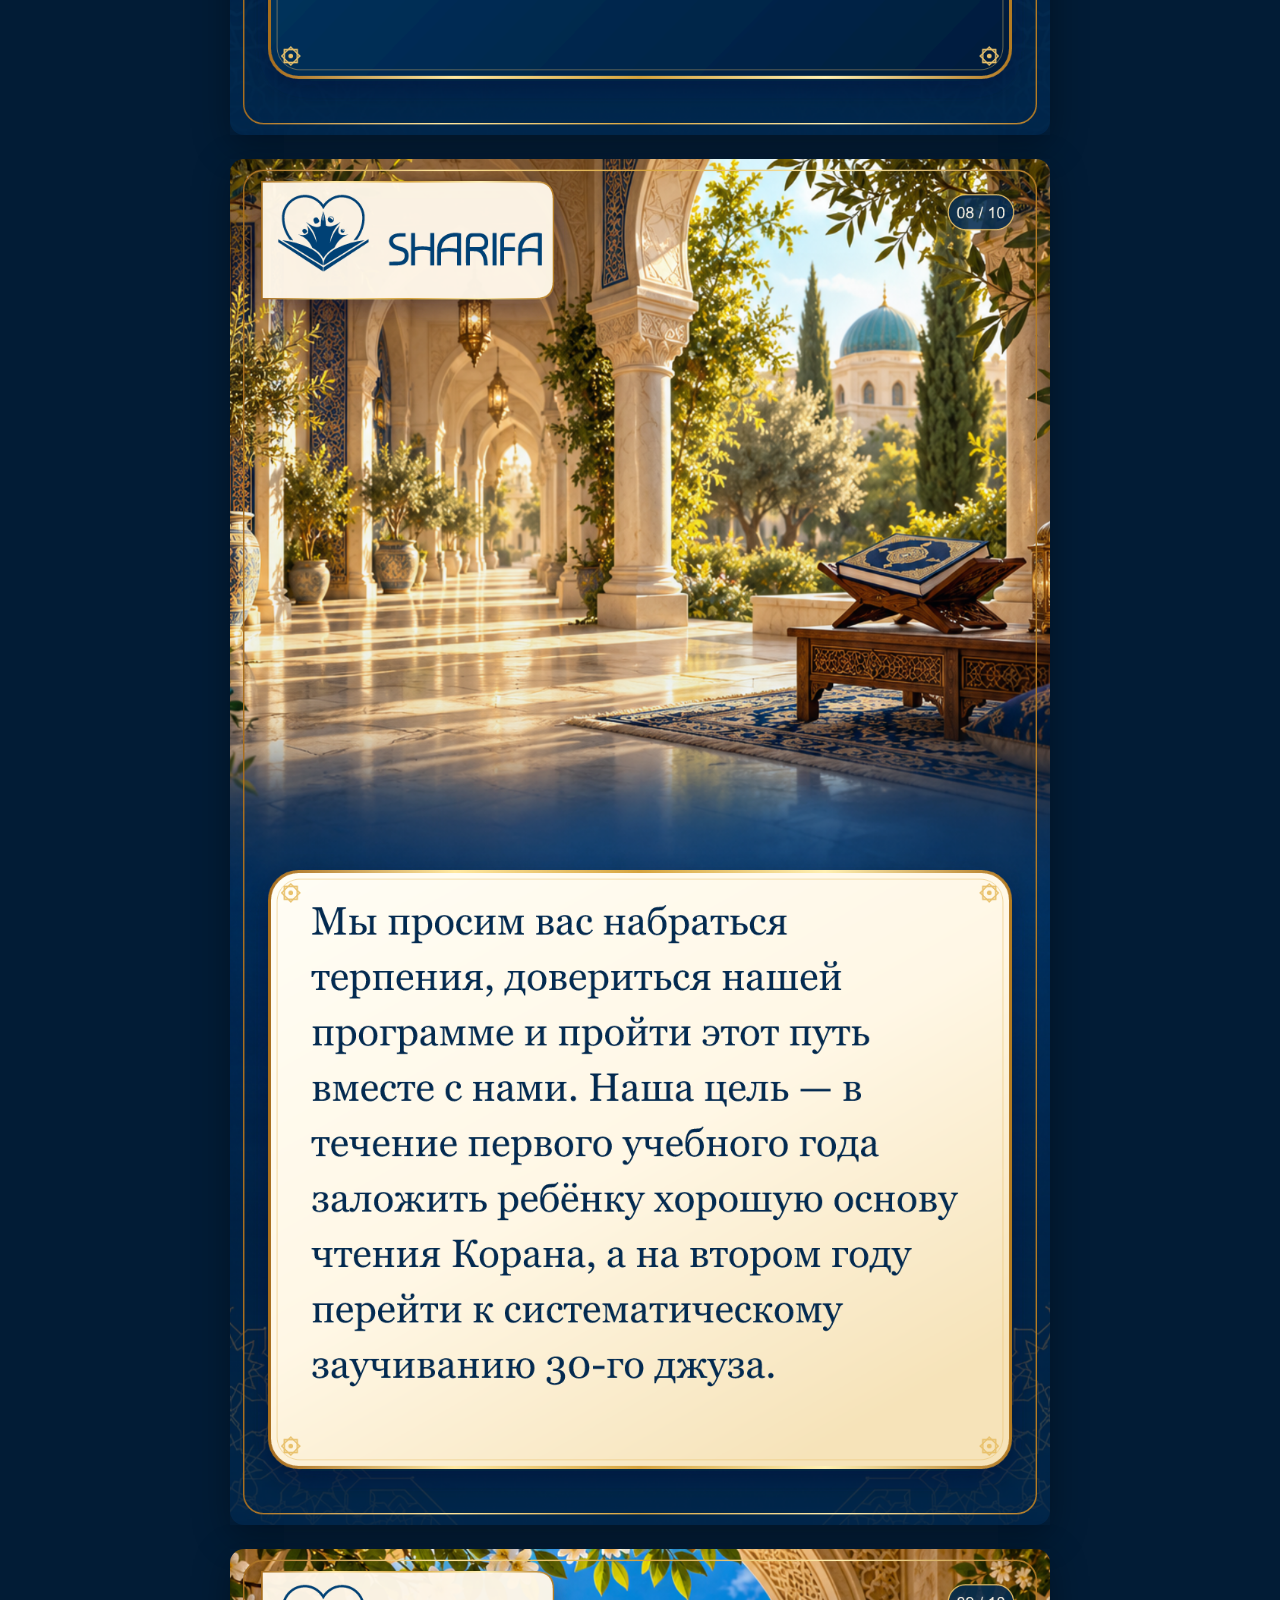
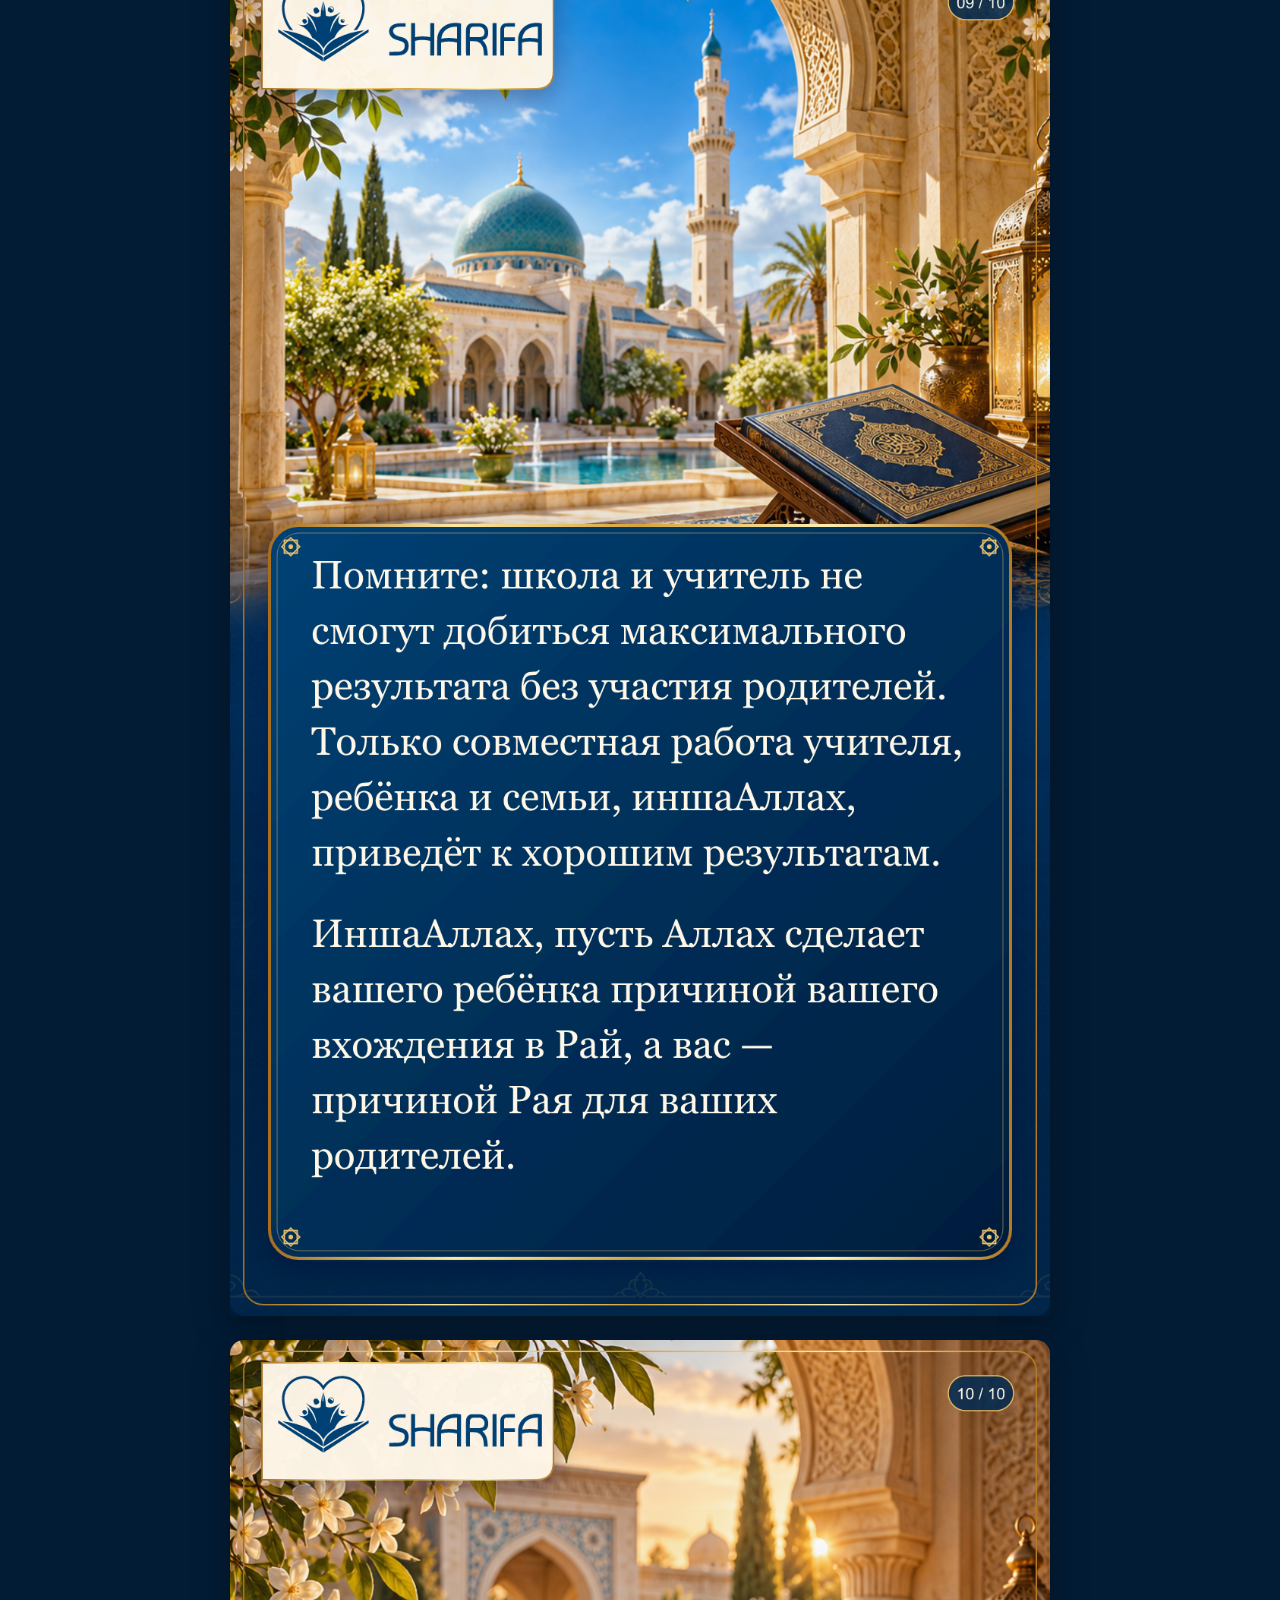
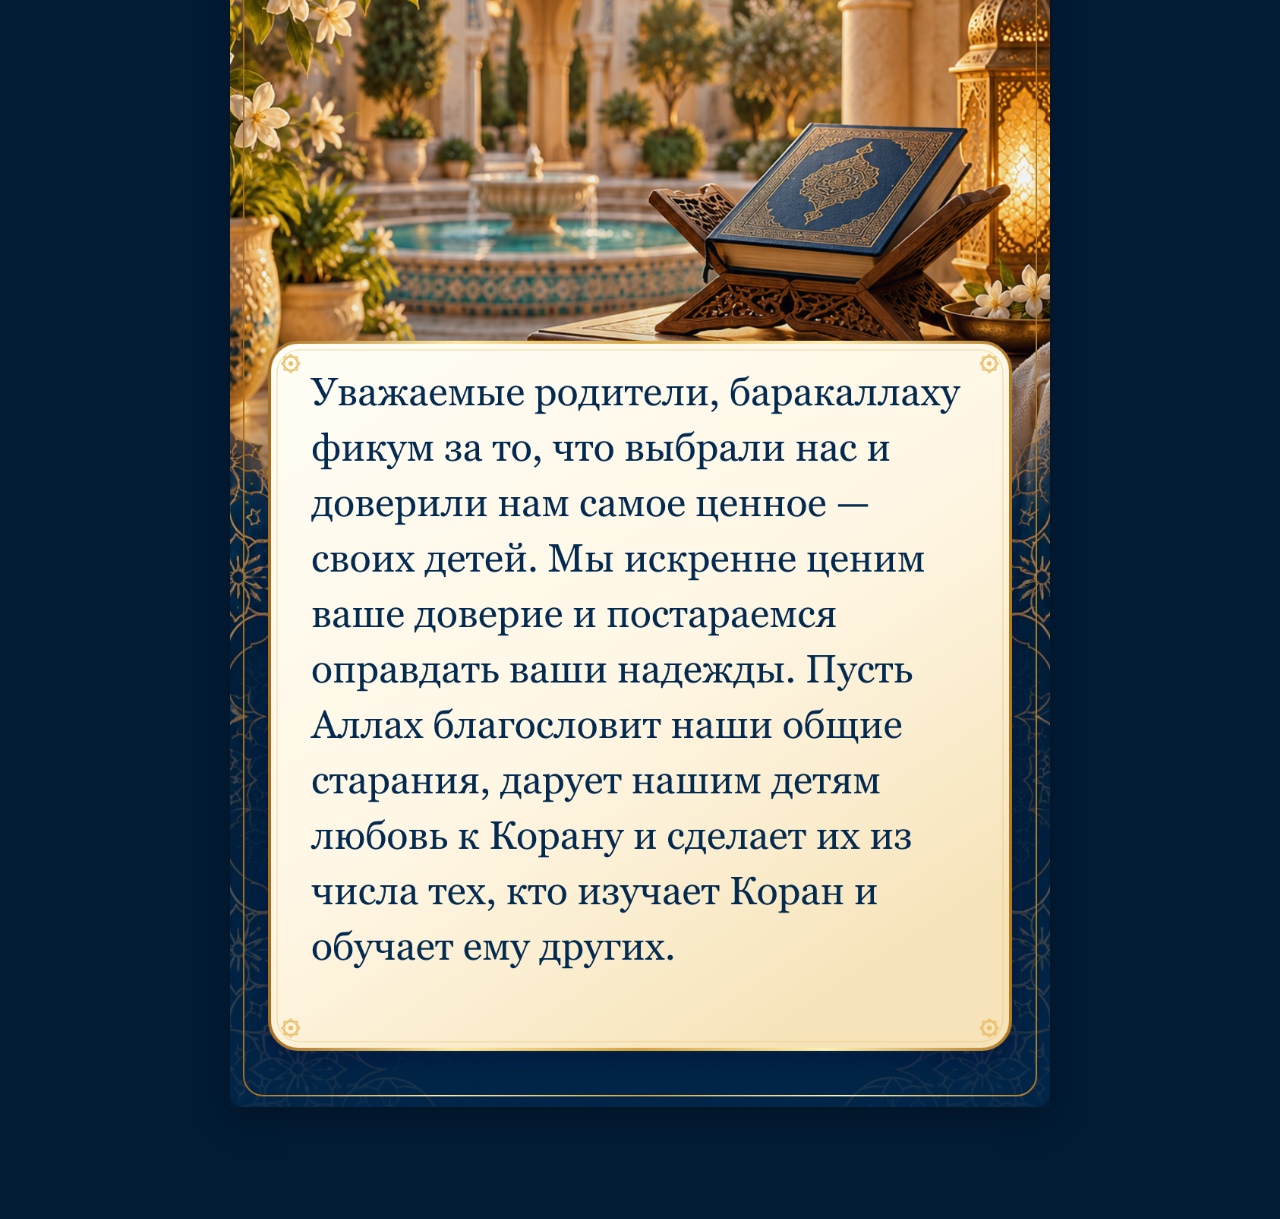
<file: letter-preview/index.html>
﻿<!doctype html><html lang="ru"><head><meta charset="utf-8"><meta http-equiv="refresh" content="0; url=../"><link rel="canonical" href="../"><title>Sharifa</title><script>location.replace("../"+location.hash)</script></head><body></body></html>
</file>
<file: styles.css>
:root{--blue:#004175;--navy:#032a50;--cream:#fff8e9;--gold:#e9c16a}*{box-sizing:border-box}html{scroll-behavior:smooth;scroll-padding-top:20px}body{margin:0;background:#021c36;color:var(--cream);font-family:Georgia,serif}.sr-only{position:absolute;width:1px;height:1px;padding:0;margin:-1px;overflow:hidden;clip:rect(0,0,0,0);white-space:nowrap;border:0}main{width:min(100%,860px);margin:auto;padding:24px 20px 112px;display:grid;gap:24px}.poster{margin:0;scroll-margin-top:20px;box-shadow:0 10px 35px #0005}.poster-link{display:block;cursor:zoom-in;border-radius:14px;overflow:hidden}.poster img{display:block;width:100%;height:auto}button:focus-visible,.poster-link:focus-visible{outline:3px solid var(--gold);outline-offset:5px}.viewer-controls{position:fixed;z-index:10;bottom:max(16px,env(safe-area-inset-bottom));left:50%;transform:translateX(-50%);display:flex;align-items:center;padding:6px;gap:3px;max-width:calc(100% - 24px);border:1px solid #e9c16a9c;border-radius:50px;background:#032a50f5;box-shadow:0 5px 25px #0006}button{display:grid;place-items:center;width:44px;height:44px;padding:0;border:0;border-radius:50%;color:var(--cream);background:none;cursor:pointer;touch-action:manipulation;flex-shrink:0}button:hover{background:#fff8e915}button:disabled{opacity:.3;cursor:default}button svg{width:23px;height:23px}.progress{width:74px;height:4px;border-radius:4px;overflow:hidden;background:#fff8e92a;margin:0 7px}.progress span{display:block;width:11.111%;height:100%;background:var(--gold);border-radius:4px}dialog{position:fixed;inset:0;width:100%;height:100%;max-width:none;max-height:none;margin:0;padding:70px 16px 30px;border:0;background:#001429;overflow:auto;overscroll-behavior:contain}dialog::backdrop{background:#001429}body:has(dialog[open]){overflow:hidden}.lightbox-toolbar{position:fixed;z-index:2;top:12px;right:18px;border:1px solid var(--gold);border-radius:50%;background:var(--navy)}#zoom-image{display:block;width:1080px;max-width:none;height:auto;margin:0 auto}@media(min-width:1120px){#zoom-image{max-width:100%}}@media(max-width:600px){html{scroll-padding-top:0}main{padding:0 0 96px;gap:10px}.poster{scroll-margin-top:0;box-shadow:none}.poster-link{border-radius:0}.viewer-controls{bottom:max(12px,env(safe-area-inset-bottom));padding:5px;gap:0}.viewer-controls #print{display:none}.progress{width:70px}dialog{padding:70px 14px 30px}}@media(prefers-reduced-motion:reduce){html{scroll-behavior:auto}}@media print{@page{size:A4;margin:0}body{background:white}main{display:block;width:100%;padding:0;margin:0}.poster{margin:0;box-shadow:none;break-after:page;break-inside:avoid}.poster img{width:auto;max-width:100%;height:296mm;object-fit:contain;margin:auto}.viewer-controls,dialog{display:none!important}}
</file>
